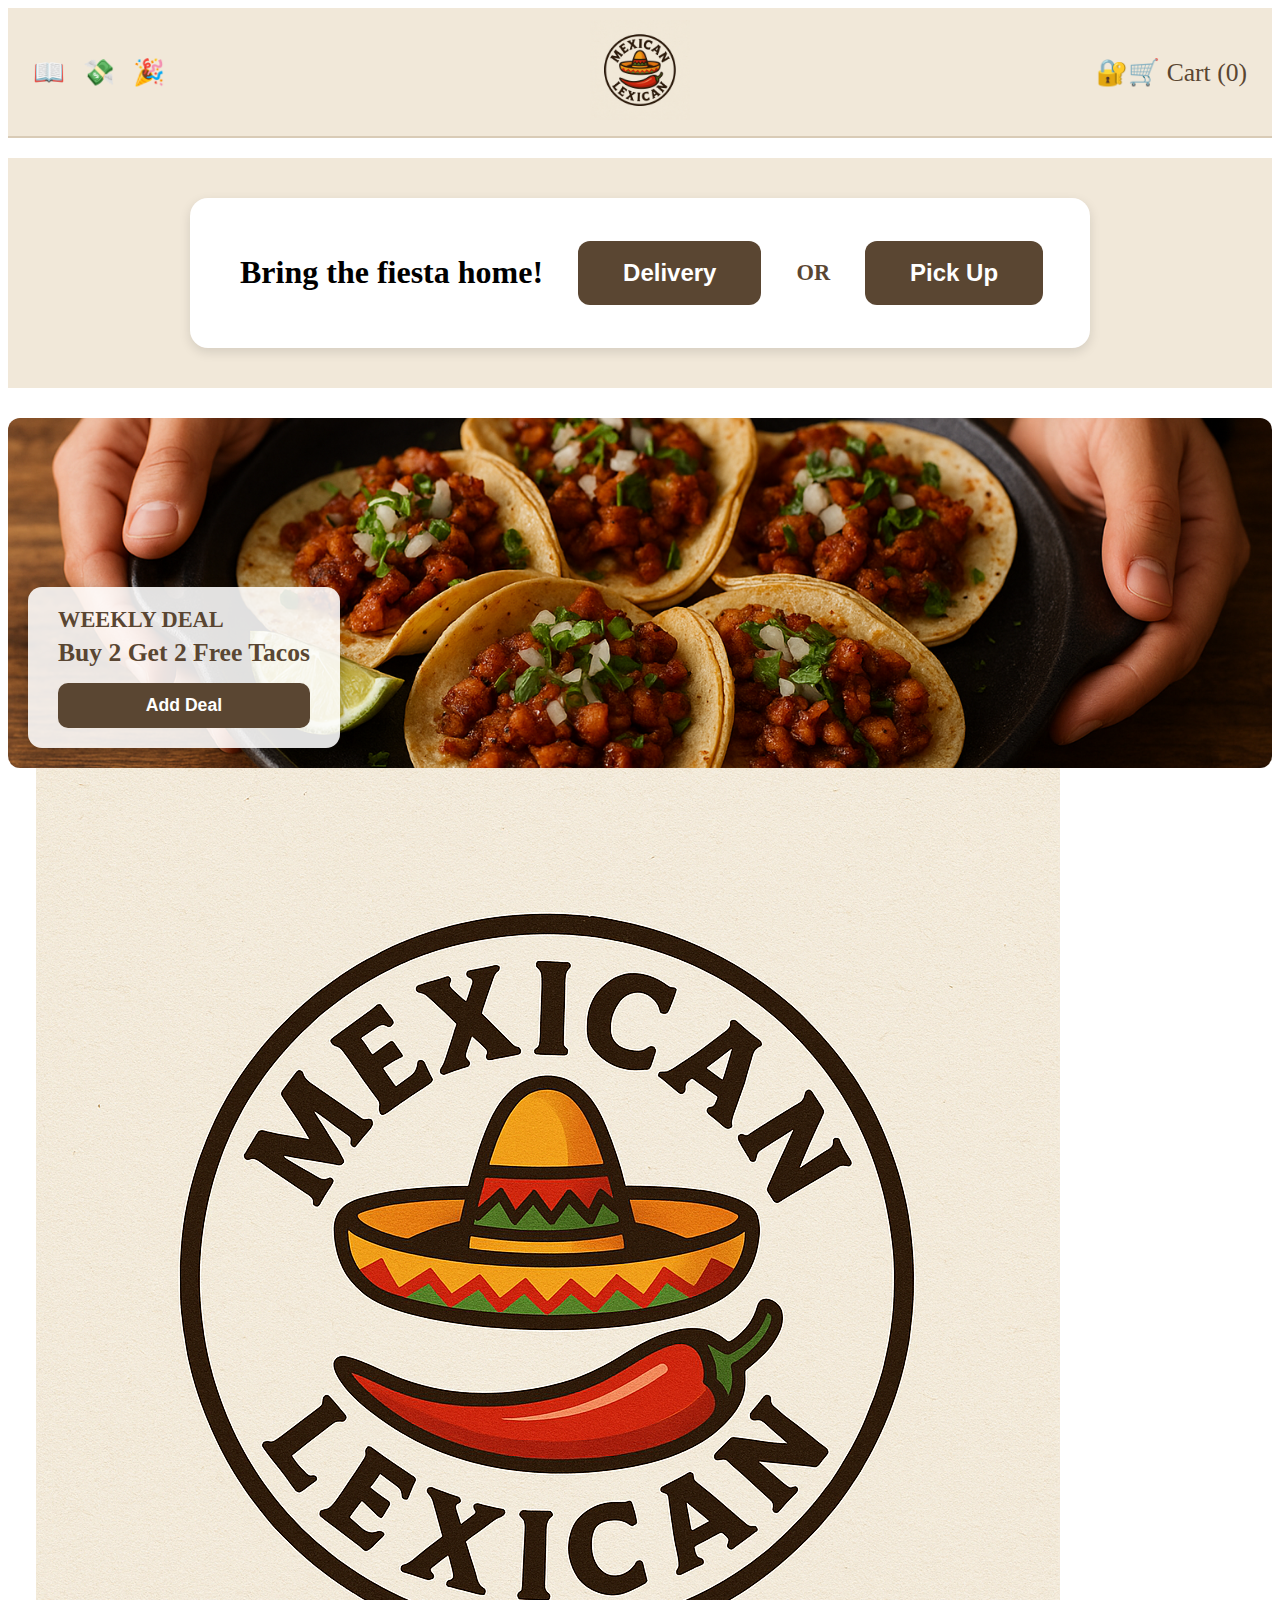
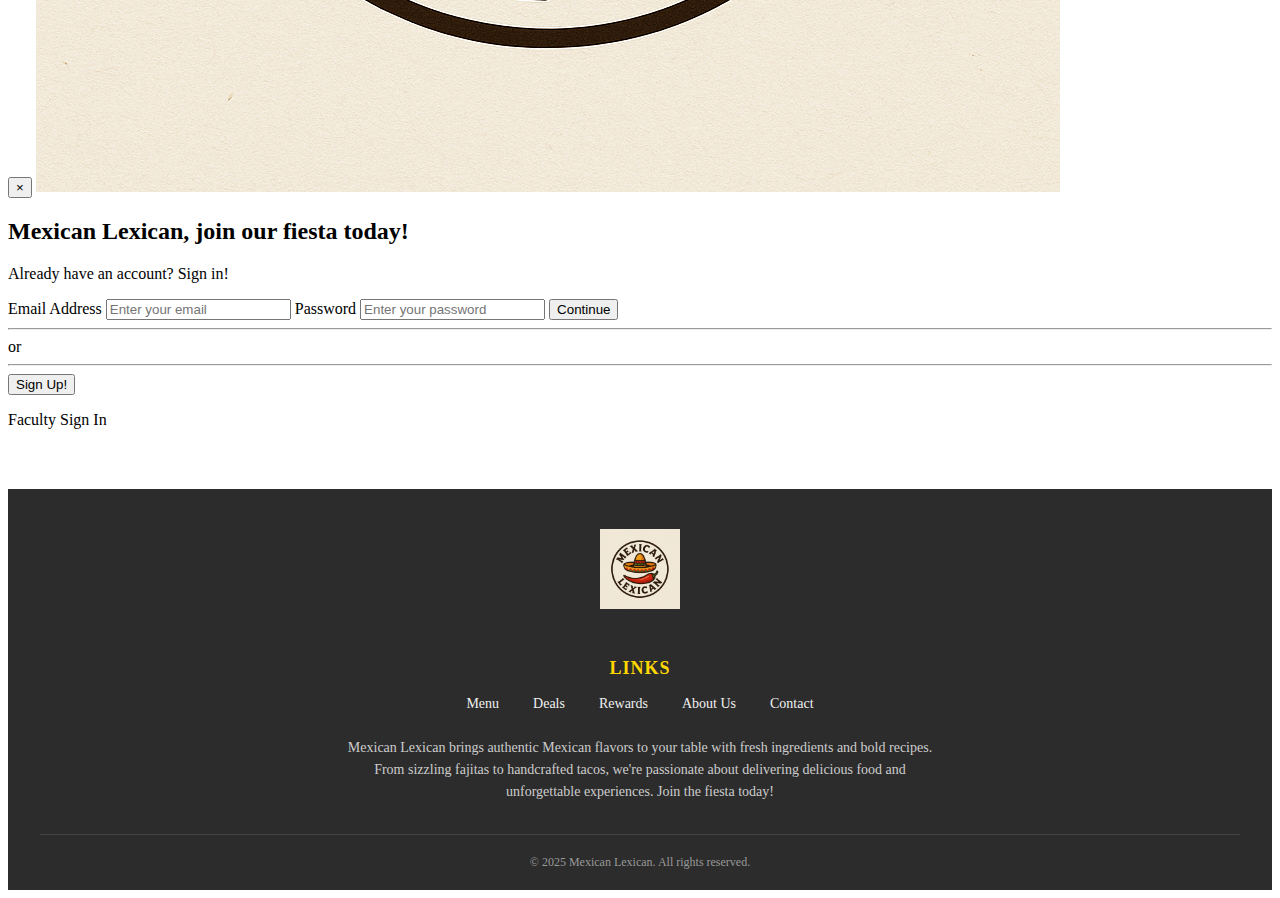
<file: index.html>
<!doctype html>
<html lang="en">
  <!--corinnes code-->
<head>
  <meta charset="utf-8" />
  <meta name="viewport" content="width=device-width,initial-scale=1" />
  <title>Mexican Lexican — Home</title>
  <link rel="stylesheet" href="main.css" />
  <style>

    .site-footer {
      background-color: #2c2c2c;
      color: #f0f0f0;
      padding: 40px 20px 20px;
      margin-top: 60px;
    }

    .footer-content {
      max-width: 1200px;
      margin: 0 auto;
      text-align: center;
    }

    .footer-logo {
      width: 80px;
      height: 80px;
      margin-bottom: 20px;
    }

    .footer-links {
      margin: 25px 0;
    }

    .footer-links h3 {
      font-size: 18px;
      margin-bottom: 15px;
      color: #ffd700;
      text-transform: uppercase;
      letter-spacing: 1px;
    }

    .footer-links a {
      color: #f0f0f0;
      text-decoration: none;
      margin: 0 15px;
      font-size: 14px;
      transition: color 0.3s;
    }

    .footer-links a:hover {
      color: #ffd700;
    }

    .footer-blurb {
      max-width: 600px;
      margin: 25px auto 20px;
      font-size: 14px;
      line-height: 1.6;
      color: #cccccc;
    }

    .footer-bottom {
      margin-top: 30px;
      padding-top: 20px;
      border-top: 1px solid #444;
      font-size: 12px;
      color: #999;
    }

    @media (max-width: 600px) {
      .footer-links a {
        display: block;
        margin: 10px 0;
      }
    }
  </style>
</head>
<body>

 <header class="site-header">
    <div class="header-left">
        <a href="menu.html" class="header-icon">📖</a>
        <a href="deals.html" class="header-icon">💸</a>
        <a href="rewards.html" class="header-icon">🎉</a>
    </div>

    <div class="header-center">
        <a href="index.html">
            <img src="imgs/chatgpt.png" alt="Site Logo" class="site-logo">
        </a>
    </div>

   <div class="header-right">
    <span class="header-icon sign-in-btn" id="signInIcon">🔐</span>

    <div class="user-profile" id="userProfile" style="display:none;">
        <img src="imgs/aitacogirl.png" class="profile-circle">
        <button class="signout-btn" id="signOutBtn">Sign Out</button>
    </div>

    <span class="header-icon cart-btn">🛒</span>
</div>

</header>


  <div class="order-banner">
    <div class="order-banner-content">

        <h1>Bring the fiesta home!</h1>
        <button class="order-btn delivery-btn">Delivery</button>
        
        <span class="order-separator">OR</span>
        
        <button class="order-btn pickup-btn">Pick Up</button>
    </div>
</div>


<section class="weekly-deal">
    <div class="deal-overlay">
        <h2>Weekly Deal</h2>
        <p>Buy 2 Get 2 Free Tacos</p>
        <button class="deal-btn" id="dealButton">Add Deal</button>
    </div>
</section>

<div class="delivery-overlay" id="deliveryOverlay">
    <div class="delivery-modal">
        <h2>Delivery Details</h2>

        <form class="delivery-form" id="delivery-form">
            <label for="delivery-name">Full Name</label>
            <input type="text" id="delivery-name" required pattern="[A-Za-z\s]+" title="Name should only contain letters and spaces">

            <label for="delivery-phone">Phone Number</label>
            <input type="tel" id="delivery-phone" required pattern="[\d\s-]{10,}" title="Please enter a valid phone number (at least 10 digits)">

            <label for="delivery-address">Delivery Address</label>
            <input type="text" id="delivery-address" required title="Please enter a valid street address">

            <label for="delivery-suite">Apartment / Suite (optional)</label>
            <input type="text" id="delivery-suite">

            <label for="delivery-city">City</label>
            <input type="text" id="delivery-city" required pattern="[A-Za-z\s]+" title="City should only contain letters and spaces">

            <label for="delivery-instructions">Delivery Instructions (optional)</label>
            <textarea id="delivery-instructions"></textarea>

            <button type="submit" class="delivery-submit">Continue</button>
        </form>
    </div>
</div>

<div class="delivery-overlay" id="pickupOverlay">
    <div class="delivery-modal">
        <h2>Pick Up Details</h2>

        <form class="delivery-form" id="pickup-form">
            <label for="pickup-name">Full Name</label>
            <input type="text" id="pickup-name" required pattern="[A-Za-z\s]+" title="Name should only contain letters and spaces">

            <label for="pickup-phone">Phone Number</label>
            <input type="tel" id="pickup-phone" required pattern="[\d\s-]{10,}" title="Please enter a valid phone number (at least 10 digits)">

            <label for="pickup-location">Pick Up Location</label>
            <select id="pickup-location" required>
                <option value="">Select a location</option>
                <option value="downtown">Downtown - 123 Main St</option>
                <option value="north">North Side - 456 Oak Ave</option>
                <option value="west">West End - 789 Elm Blvd</option>
            </select>

            <label for="pickup-time">Pick Up Time</label>
            <select id="pickup-time" required>
                <option value="">Select a time</option>
                <option value="asap">ASAP (20-30 min)</option>
                <option value="30min">30 minutes</option>
                <option value="1hour">1 hour</option>
                <option value="2hours">2 hours</option>
            </select>

            <label for="pickup-instructions">Special Instructions (optional)</label>
            <textarea id="pickup-instructions" placeholder="Any special requests or notes..."></textarea>

            <button type="submit" class="delivery-submit">Continue</button>
        </form>
    </div>
</div>

<div class="signin-overlay" id="signinOverlay">
  <div class="signin-modal">
    <button class="close-signin">&times;</button>

    <img src="imgs/chatgpt.png" class="signin-logo" alt="Mexican Lexican Logo">

    <h2>Mexican Lexican, join our fiesta today!</h2>

    <p class="signin-switch">Already have an account? <span>Sign in!</span></p>

<label for="email">Email Address</label>
<input type="email" id="email" name="email" placeholder="Enter your email" required title="Please enter a valid email address">


<label for="password">Password</label>
<input type="password" id="password" name="password" placeholder="Enter your password" minlength="8" required title="Password must be at least 8 characters">

    <button class="signin-continue">Continue</button>

    <div class="signin-divider">
      <hr><span>or</span><hr>
    </div>

    <button class="signin-create">Sign Up!</button>

    <p class="faculty-link" id="facultyLink">Faculty Sign In</p>

  </div>
</div>

<div class="signin-overlay" id="facultyOverlay" style="display:none;">
  <div class="signin-modal">

    <img src="imgs/chatgpt.png" class="signin-logo" alt="Mexican Lexican Logo">

    <h2>Faculty & Manager Login</h2>

    <p style="color: #666; margin-bottom: 20px;">Please enter your manager credentials</p>

    <label for="faculty-username">Username</label>
    <input type="text" id="faculty-username" placeholder="Enter username" required pattern="[A-Za-z0-9_-]{3,}" title="Username must be at least 3 characters long (letters, numbers, underscores, or dashes)">

    <label for="faculty-password">Password</label>
    <input type="password" id="faculty-password" placeholder="Enter password" required minlength="8" title="Password must be at least 8 characters">

    <button class="signin-continue" id="facultyLoginBtn">Login as Manager</button>

  </div>
</div>

<div class="cart-overlay" id="cartOverlay" style="display:none;">
    <div class="cart-modal">
        <button class="close-cart">&times;</button>

        <h2>Your Cart</h2>

        <div class="cart-items">
            <p>Your cart is currently empty</p>
        </div>

        <div class="cart-summary">
            <div class="summary-line">
                <span>Subtotal:</span>
                <span id="cart-subtotal">$0.00</span>
            </div>
            <div class="summary-line">
                <span>Tax:</span>
                <span id="cart-tax">$0.00</span>
            </div>
            <div class="summary-line total">
                <span>Total:</span>
                <span id="cart-total">$0.00</span>
            </div>
        </div>

        <button class="checkout-btn">Checkout</button>
    </div>
</div>

<footer class="site-footer">
    <div class="footer-content">
        <img src="imgs/chatgpt.png" alt="Mexican Lexican Logo" class="footer-logo">
        
        <div class="footer-links">
            <h3>Links</h3>
            <a href="menu.html">Menu</a>
            <a href="deals.html">Deals</a>
            <a href="rewards.html">Rewards</a>
            <a href="about.html">About Us</a>
            <a href="contact.html">Contact</a>
        </div>
        
        <div class="footer-blurb">
            <p>Mexican Lexican brings authentic Mexican flavors to your table with fresh ingredients and bold recipes. From sizzling fajitas to handcrafted tacos, we're passionate about delivering delicious food and unforgettable experiences. Join the fiesta today!</p>
        </div>
        
        <div class="footer-bottom">
            © 2025 Mexican Lexican. All rights reserved.
        </div>
    </div>
</footer>

<script src="cart.js"></script>
<script src="script.js"></script>
<script src="sharecart.js"></script>

</body>
</html>

<!--corinnes code-->
</file>
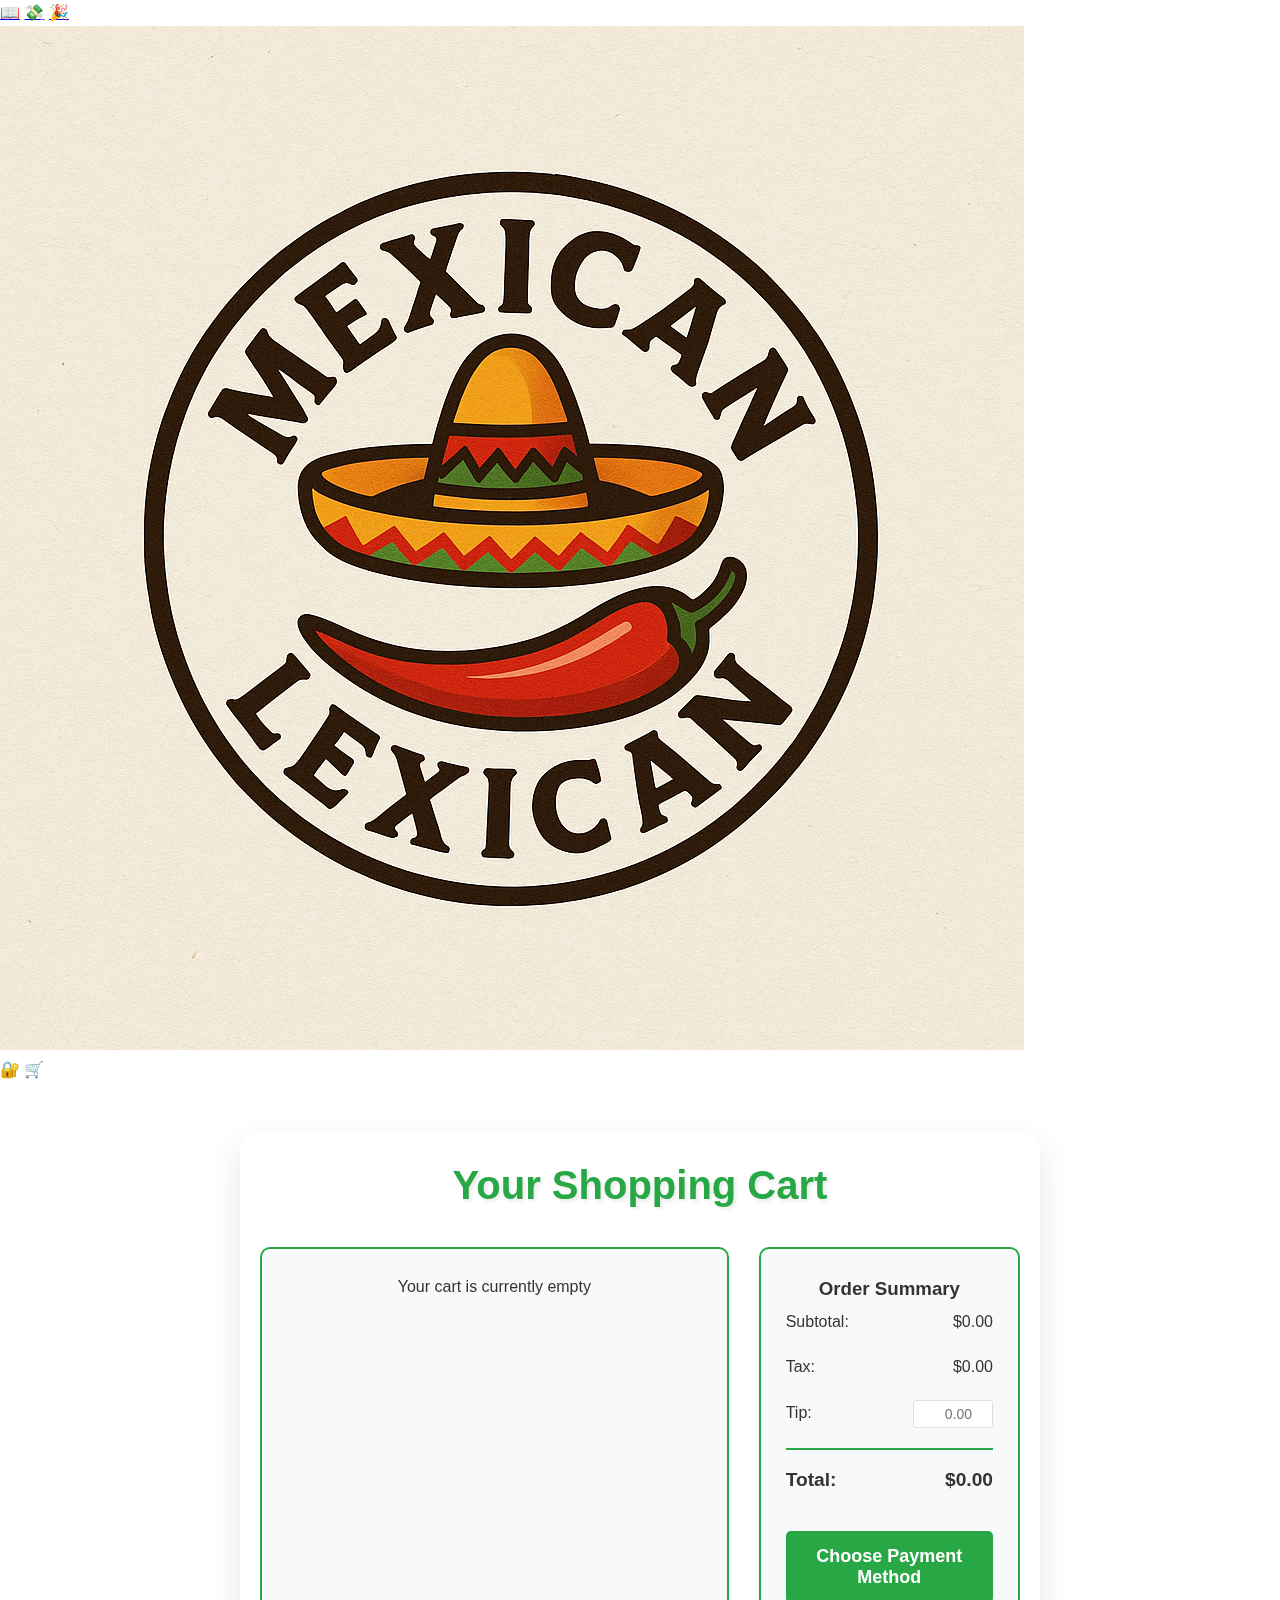
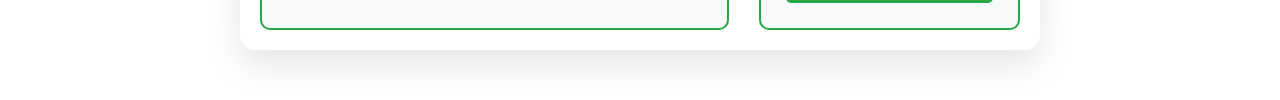
<file: cart.html>
<!DOCTYPE html>
<html lang="en">
    <!--corinnes code-->
    <head>
    <meta charset="UTF-8">
    <meta name="viewport" content="width=device-width, initial-scale=1.0">
    <title>Mexican Eats - Shopping Cart</title>
    <link rel="stylesheet" href="base.css">
    <link rel="stylesheet" href="cart.css">
</head>
<body>
    <header class="site-header">
    <div class="header-left">
        <a href="menu.html" class="header-icon">📖</a>
        <a href="deals.html" class="header-icon">💸</a>
        <a href="rewards.html" class="header-icon">🎉</a>
    </div>

    <div class="header-center">
        <a href="main.html">
            <img src="imgs/chatgpt.png" alt="Site Logo" class="site-logo">
        </a>
    </div>

   <div class="header-right">
    <span class="header-icon sign-in-btn" id="signInIcon">🔐</span>

    <div class="user-profile" id="userProfile" style="display:none;">
        <img src="imgs/aitacogirl.png" class="profile-circle">
        <button class="signout-btn" id="signOutBtn">Sign Out</button>
    </div>

    <span class="header-icon cart-btn">🛒</span>
</div>
</header>
    
    <div class="login-container">
        <h1>Your Shopping Cart</h1>
        
        <div class="cart-content">
            <div class="cart-items">
                <h3>Cart Items</h3>
                <div id="cart-items-list">
                    <p>Your cart is currently empty</p>
                </div>
            </div>
            
            <div class="cart-summary">
                <h3>Order Summary</h3>
                <div class="summary-line">
                    <span>Subtotal:</span>
                    <span id="cart-subtotal">$0.00</span>
                </div>
                <div class="summary-line">
                    <span>Tax:</span>
                    <span id="cart-tax">$0.00</span>
                </div>
                <div class="summary-line">
                    <span>Tip:</span>
                    <span>
                        <input type="number" id="tip-amount" placeholder="0.00" min="0" step="0.01">
                    </span>
                </div>
                <div class="summary-line total">
                    <span>Total:</span>
                    <span id="cart-total">$0.00</span>
                </div>
            
                <button class="payment-btn" onclick="showPaymentModal()">Choose Payment Method</button>
            </div>
        </div>
    </div>

    <div id="payment-modal" class="modal">
        <div class="modal-content">
            <div class="modal-header">
                <h2>Choose Payment Method</h2>
                <span class="close" onclick="closePaymentModal()">&times;</span>
            </div>
            <div class="payment-options">
                <div class="payment-option" onclick="selectPayment('credit-card')">
                    <div class="payment-icon">💳</div>
                    <div class="payment-info">
                        <h4>Credit/Debit Card</h4>
                        <p>Pay securely with your card</p>
                    </div>
                </div>
                
                <div class="payment-option" onclick="selectPayment('paypal')">
                    <div class="payment-icon">🅿️</div>
                    <div class="payment-info">
                        <h4>PayPal</h4>
                        <p>Fast & secure PayPal checkout</p>
                    </div>
                </div>
                
                <div class="payment-option" onclick="selectPayment('apple-pay')">
                    <div class="payment-icon">🍎</div>
                    <div class="payment-info">
                        <h4>Apple Pay</h4>
                        <p>Quick checkout with Apple Pay</p>
                    </div>
                </div>
                
                <div class="payment-option" onclick="selectPayment('google-pay')">
                    <div class="payment-icon">🔵</div>
                    <div class="payment-info">
                        <h4>Google Pay</h4>
                        <p>Pay with Google Pay</p>
                    </div>
                </div>
                
                <div class="payment-option" onclick="selectPayment('cash')">
                    <div class="payment-icon">💵</div>
                    <div class="payment-info">
                        <h4>Cash on Delivery</h4>
                        <p>Pay when you receive your order</p>
                    </div>
                </div>
            </div>
        </div>
    </div>

    <div id="card-payment-modal" class="modal">
        <div class="modal-content">
            <div class="modal-header">
                <h2>Card Payment</h2>
                <span class="close" onclick="closeCardModal()">&times;</span>
            </div>
            <div class="card-form">
                <h3>Enter Card Details</h3>
                <form id="card-form" onsubmit="processPayment(event)">
                    <div class="form-group">
                        <label for="card-name">Cardholder Name</label>
                        <input type="text" id="card-name" placeholder="John Doe" required pattern="[A-Za-z\s]+" title="Name should only contain letters and spaces">
                    </div>
                    
                    <div class="form-group">
                        <label for="card-number">Card Number</label>
                        <input type="tel" id="card-number" placeholder="1234 5678 9012 3456" maxlength="19" pattern="[\d\s-]{14,19}" title="Card number must be 14-19 digits." required>
                    </div>
                    
                    <div class="form-row">
                        <div class="form-group half">
                            <label for="card-expiry">Expiry Date (MM/YY)</label>
                            <input type="text" id="card-expiry" placeholder="MM/YY" maxlength="5" pattern="(0[1-9]|1[0-2])\/\d{2}" title="Enter a valid expiration date in MM/YY format (e.g., 12/25)" required>
                        </div>
                        
                        <div class="form-group half">
                            <label for="card-cvv">CVV</label>
                            <input type="text" id="card-cvv" placeholder="123" maxlength="4" pattern="\d{3,4}" title="CVV must be 3 or 4 digits" required>
                        </div>
                    </div>
                    
                    <div class="form-buttons">
                        <button type="button" class="back-btn" onclick="closeCardModal()">Back</button>
                        <button type="submit" class="confirm-btn">Confirm Payment</button>
                    </div>
                </form>
            </div>
        </div>
    </div>

    <div id="receipt-modal" class="modal">
        <div class="receipt-content">
            <div class="receipt-header">
                <div class="receipt-title">
                    <h1>RECEIPT</h1>
                    <h2>Mexican Eats</h2>
                </div>
                <span class="close" onclick="closeReceiptModal()">&times;</span>
            </div>
            <div class="receipt-body">
                <div class="restaurant-info">
                    <h3>🌮 Mexican Eats Restaurant 🌮</h3>
                    <p>Authentic Mexican Cuisine</p>
                </div>
                
                <div class="receipt-section">
                    <h4>Order Details</h4>
                    <p><strong>Order #:</strong> <span id="receipt-order-number"></span></p>
                    <p><strong>Date:</strong> <span id="receipt-date"></span></p>
                    <p><strong>Time:</strong> <span id="receipt-time"></span></p>
                </div>
                
                <div class="receipt-section">
                    <h4>Items Ordered</h4>
                    <div class="receipt-items" id="receipt-items"></div>
                </div>
                
                <div class="receipt-totals">
                    <div class="total-line">
                        <span>Subtotal:</span>
                        <span id="receipt-subtotal">$0.00</span>
                    </div>
                    <div class="total-line">
                        <span>Tax (8%):</span>
                        <span id="receipt-tax">$0.00</span>
                    </div>
                    <div class="total-line">
                        <span>Tip:</span>
                        <span id="receipt-tip">$0.00</span>
                    </div>
                    <div class="total-line final-total">
                        <span><strong>TOTAL:</strong></span>
                        <span id="receipt-total">$0.00</span>
                    </div>
                </div>
                
                <div class="receipt-section">
                    <h4>Payment Method</h4>
                    <p id="receipt-payment-method">Credit Card</p>
                </div>
                
                <div class="completion-time">
                    <p><strong>Estimated Completion:</strong></p>
                    <p id="receipt-completion">30-45 minutes</p>
                </div>
                
                <div class="receipt-footer">
                    <p><strong>Thank you for your order!</strong></p>
                    <p>🌟 You earned 20 reward points! 🌟</p>
                    <button class="print-btn" onclick="window.print()">Print Receipt</button>
                </div>
            </div>
        </div>
    </div>

    <script src="cart.js"></script>
    <script>
      const tipInput = document.getElementById('tip-amount');
      if (tipInput) {
        tipInput.addEventListener('input', () => {
          const cart = (typeof loadCart === 'function') ? loadCart() : [];
          const totals = computeTotals(cart);
          let tip = parseFloat(tipInput.value) || 0;
          if (tip < 0) tip = 0; 
          const newTotal = totals.total + tip;
          const subtotalEl = document.getElementById('cart-subtotal');
          const taxEl = document.getElementById('cart-tax');
          const totalEl = document.getElementById('cart-total');
          if (subtotalEl) subtotalEl.textContent = '$' + totals.subtotal.toFixed(2);
          if (taxEl) taxEl.textContent = '$' + totals.tax.toFixed(2);
          if (totalEl) totalEl.textContent = '$' + newTotal.toFixed(2);
        });
      }

      document.addEventListener('DOMContentLoaded', () => {
        refreshAllCarts();
      });
    </script>
</body>
</html>
<!--corinnes code-->
</file>
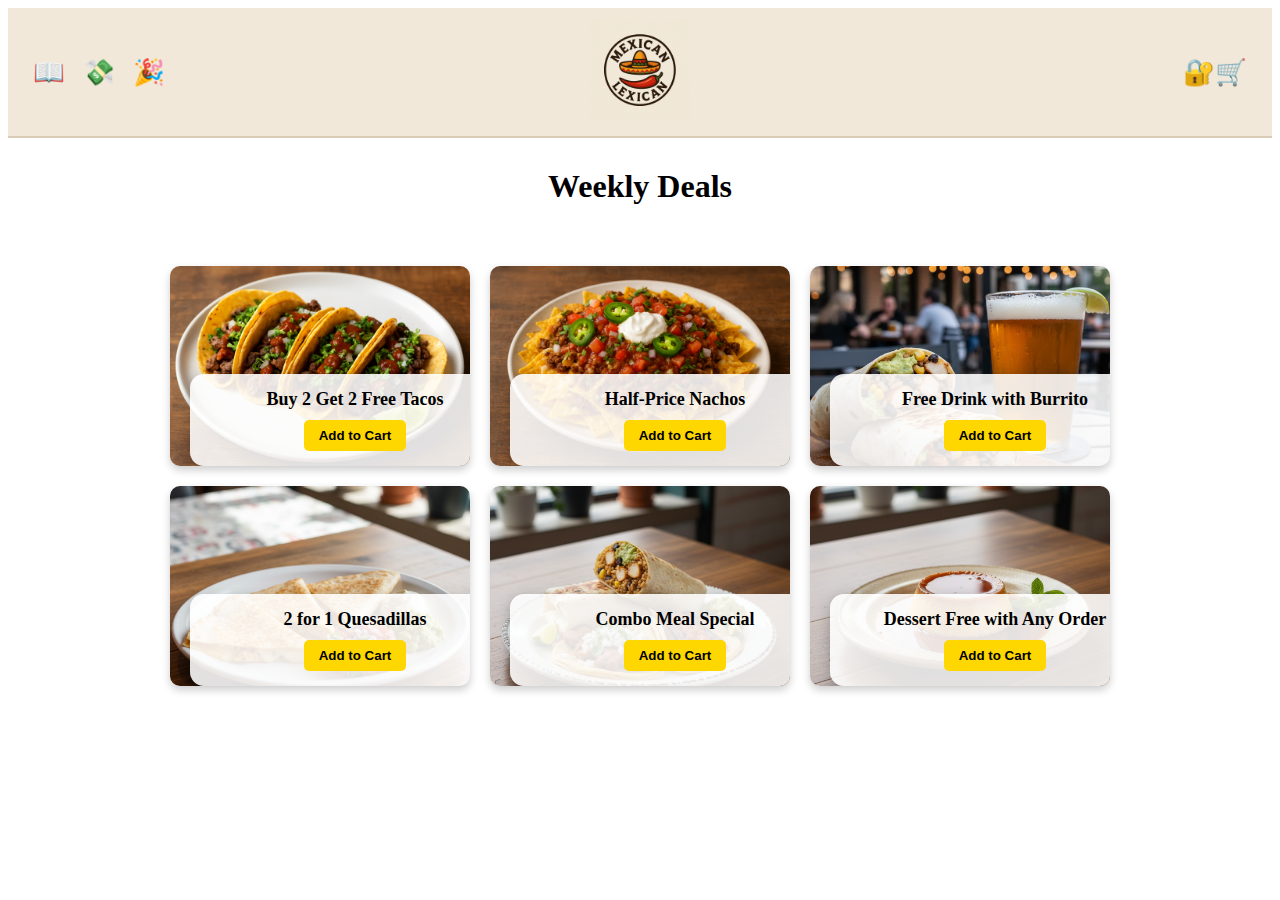
<file: deals.html>
<!DOCTYPE html>
<html lang="en">
<head>
    <meta charset="UTF-8">
    <meta name="viewport" content="width=device-width, initial-scale=1.0">
    <title>Mexican Lexican — Deals</title>
    <link rel="stylesheet" href="main.css">
    <style>
        .deals-container {
            display: flex;
            flex-wrap: wrap;
            justify-content: center;
            gap: 20px;
            padding: 40px 20px;
        }

        .deal-card {
            position: relative;
            width: 300px;
            height: 200px;
            overflow: hidden;
            border-radius: 10px;
            box-shadow: 0 4px 8px rgba(0,0,0,0.2);
            cursor: pointer;
            transition: transform 0.2s;
        }

        .deal-card img {
            width: 100%;
            height: 100%;
            object-fit: cover;
        }

        .deal-overlay {
            position: absolute;
            bottom: 0;
            width: 100%;
            background-color: white(0,0,0,0.5);
            color: black;
            padding: 15px;
            display: flex;
            flex-direction: column;
            align-items: center;
        }

        .deal-overlay h3 {
            margin: 0 0 5px 0;
            font-size: 18px;
        }

        .deal-overlay button {
            padding: 8px 15px;
            margin-top: 5px;
            border: none;
            border-radius: 5px;
            background-color: #ffd700;
            color: #000;
            font-weight: bold;
            cursor: pointer;
            transition: background-color 0.3s;
        }

        .deal-overlay button:hover {
            background-color: #ffbf00;
        }

        @media (max-width: 960px) {
            .deal-card {
                width: 45%;
            }
        }

        @media (max-width: 600px) {
            .deal-card {
                width: 100%;
            }
        }
    </style>
</head>
<body>

<header class="site-header">
    <div class="header-left">
        <a href="menu.html" class="header-icon">📖</a>
        <a href="deals.html" class="header-icon">💸</a>
        <a href="rewards.html" class="header-icon">🎉</a>
    </div>

    <div class="header-center">
        <a href="main.html">
            <img src="imgs/chatgpt.png" alt="Site Logo" class="site-logo">
        </a>
    </div>

   <div class="header-right">
    <span class="header-icon sign-in-btn" id="signInIcon">🔐</span>

    <div class="user-profile" id="userProfile" style="display:none;">
        <img src="imgs/aitacogirl.png" class="profile-circle">
        <button class="signout-btn" id="signOutBtn">Sign Out</button>
    </div>

    <span class="header-icon cart-btn">🛒</span>
</div>
</header>

<h1 style="text-align:center; margin-top: 30px;">Weekly Deals</h1>

<div class="deals-container" id="dealsContainer">
</div>

<script src="deals.js"></script>
</body>
</html>
</file>
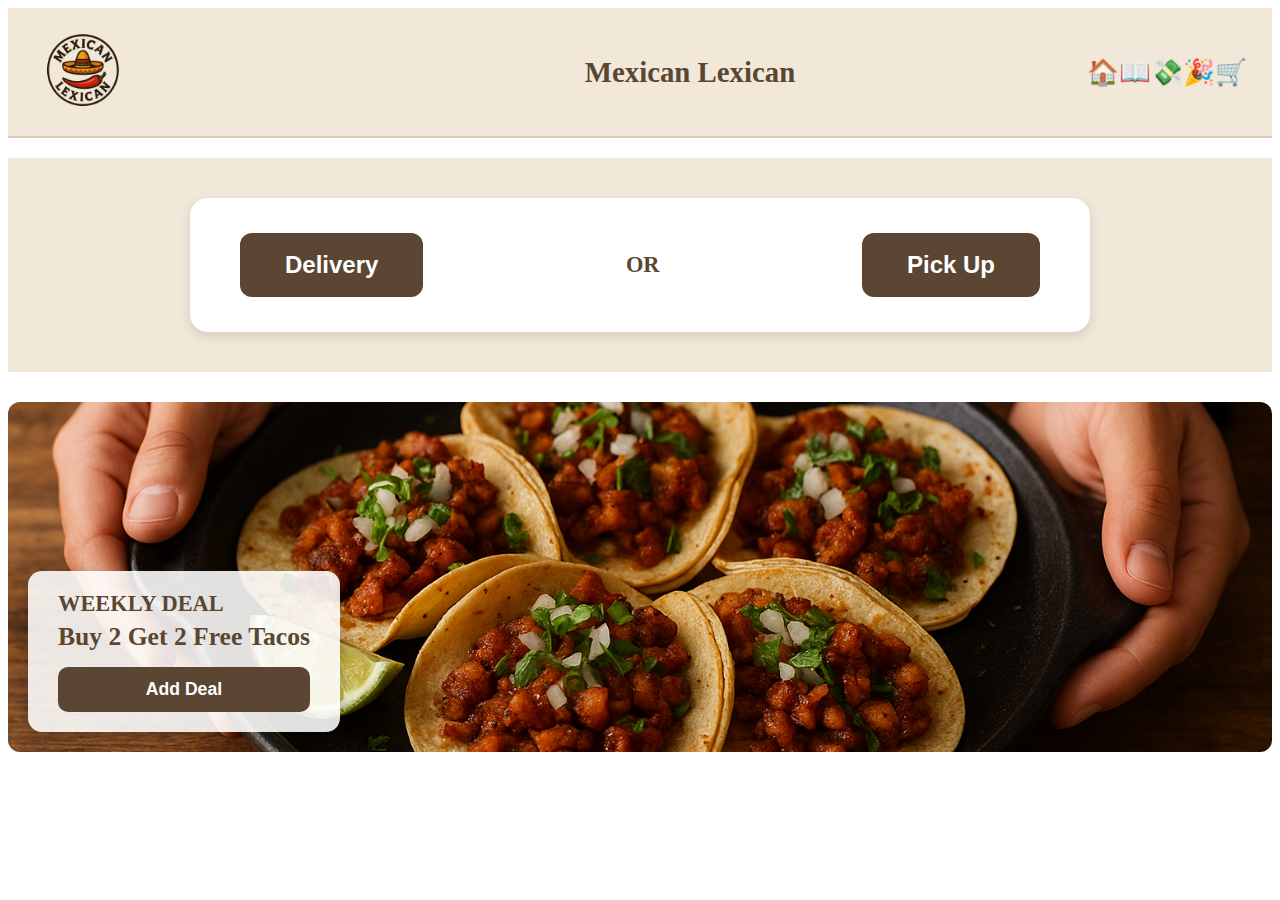
<file: main.html>
<!-- corinne's code -->
<!doctype html>
<html lang="en">
<head>
  <meta charset="utf-8" />
  <meta name="viewport" content="width=device-width,initial-scale=1" />
  <title>Mexican Lexican — Home</title>
  <link rel="stylesheet" href="main.css" />
</head>
<body>

  <header class="site-header">
      <div class="header-left">
          <a href="main.html">
              <img src="imgs/chatgpt.png" alt="Site Logo" class="site-logo">
          </a>
      </div>

      <div class="header-center">
          <h1 class="site-title">Mexican Lexican</h1>
      </div>

      <div class="header-right">
          <a href="main.html" class="header-icon">🏠</a>
          <a href="menu.html" class="header-icon">📖</a>
          <a href="deals.html" class="header-icon">💸</a>
          <a href="rewards.html" class="header-icon">🎉</a>
          <a href="cart.html" class="header-icon">🛒</a>
      </div>
  </header>

 

  <div class="order-banner">
    <div class="order-banner-content">
        <button class="order-btn delivery-btn">Delivery</button>
        
        <span class="order-separator">OR</span>
        
        <button class="order-btn pickup-btn">Pick Up</button>
    </div>
</div>


<section class="weekly-deal">
    <div class="deal-overlay">
        <h2>Weekly Deal</h2>
        <p>Buy 2 Get 2 Free Tacos</p>
        <button class="deal-btn">Add Deal</button>
    </div>
</section>

</body>
</html>

<!-- corinne's code ^ -->
</file>
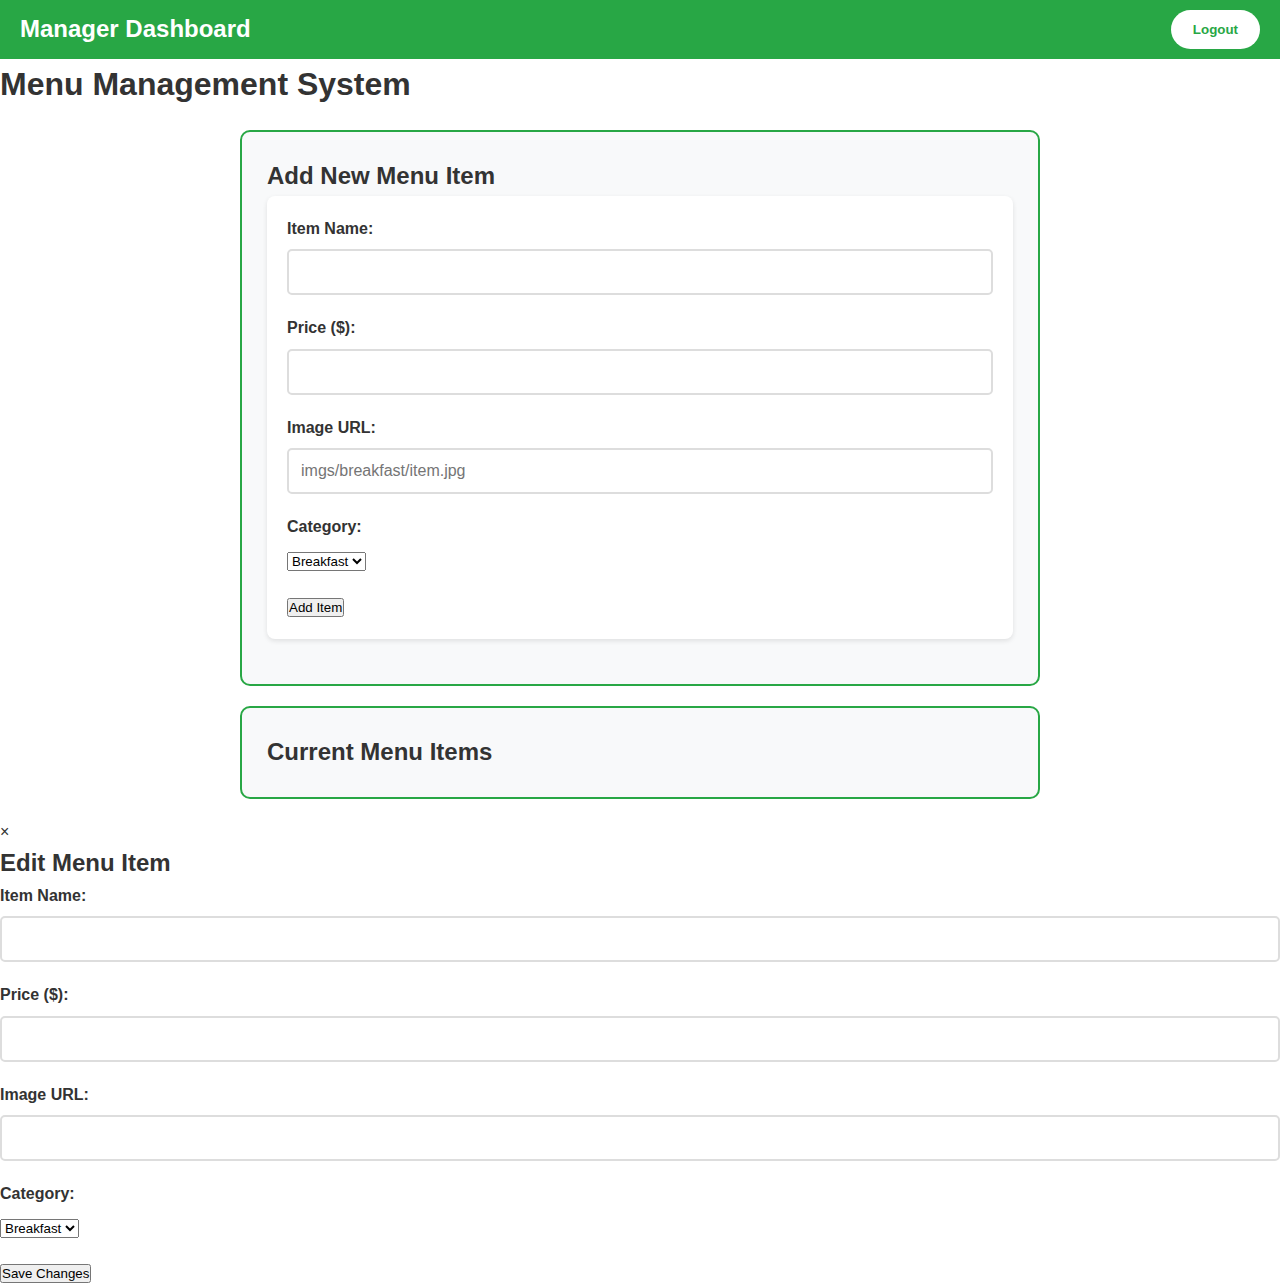
<file: manager.html>
<!-- Chris code --> 
<!DOCTYPE html>
<html lang="en">
<head>
    <meta charset="UTF-8">
    <meta name="viewport" content="width=device-width, initial-scale=1.0">
    <title>Mexican Eats - Manager Dashboard</title>
    <link rel="stylesheet" href="base.css">
    <link rel="stylesheet" href="manager.css">
</head>
<body>
    <nav class="navbar">
        <div class="nav-left">
            <h2>Manager Dashboard</h2>
        </div>
        <div class="nav-right">
<button class="home-btn" id="managerLogoutBtn">Logout</button>
        </div>
    </nav>
    
    <div class="manager-container">
        <h1>Menu Management System</h1>
        
        <div class="menu-management">
            <h2>Add New Menu Item</h2>
            <form id="add-item-form" class="add-item-form">
                <div class="form-group">
                    <label for="item-name">Item Name:</label>
                    <input type="text" id="item-name" required>
                </div>
                
                <div class="form-group">
                    <label for="item-price">Price ($):</label>
                    <input type="number" id="item-price" step="0.01" min="0" required>
                </div>
                
                <div class="form-group">
                    <label for="item-image">Image URL:</label>
                    <input type="text" id="item-image" placeholder="imgs/breakfast/item.jpg" required>
                </div>
                
                <div class="form-group">
                    <label for="item-category">Category:</label>
                    <select id="item-category" required>
                        <option value="breakfast">Breakfast</option>
                        <option value="lunch">Lunch</option>
                        <option value="drinks">Drinks</option>
                        <option value="desserts">Desserts</option>
                    </select>
                </div>
                
                <button type="submit" class="add-btn">Add Item</button>
            </form>
        </div>

        <div class="menu-management">
            <h2>Current Menu Items</h2>
            <div id="menu-items-container" class="menu-items-list">
            </div>
        </div>
    </div>

    <div id="edit-modal" class="modal">
        <div class="modal-content">
            <span class="close">&times;</span>
            <h2>Edit Menu Item</h2>
            <form id="edit-item-form">
                <input type="hidden" id="edit-item-id">
                
                <div class="form-group">
                    <label for="edit-item-name">Item Name:</label>
                    <input type="text" id="edit-item-name" required>
                </div>
                
                <div class="form-group">
                    <label for="edit-item-price">Price ($):</label>
                    <input type="number" id="edit-item-price" step="0.01" min="0" required>
                </div>
                
                <div class="form-group">
                    <label for="edit-item-image">Image URL:</label>
                    <input type="text" id="edit-item-image" required>
                </div>
                
                <div class="form-group">
                    <label for="edit-item-category">Category:</label>
                    <select id="edit-item-category" required>
                        <option value="breakfast">Breakfast</option>
                        <option value="lunch">Lunch</option>
                        <option value="drinks">Drinks</option>
                        <option value="desserts">Desserts</option>
                    </select>
                </div>
                
                <button type="submit" class="save-btn">Save Changes</button>
            </form>
        </div>
    </div>

    <script src="manager.js"></script>
</body>
</html>
<!--Chris code ^ -->
</file>
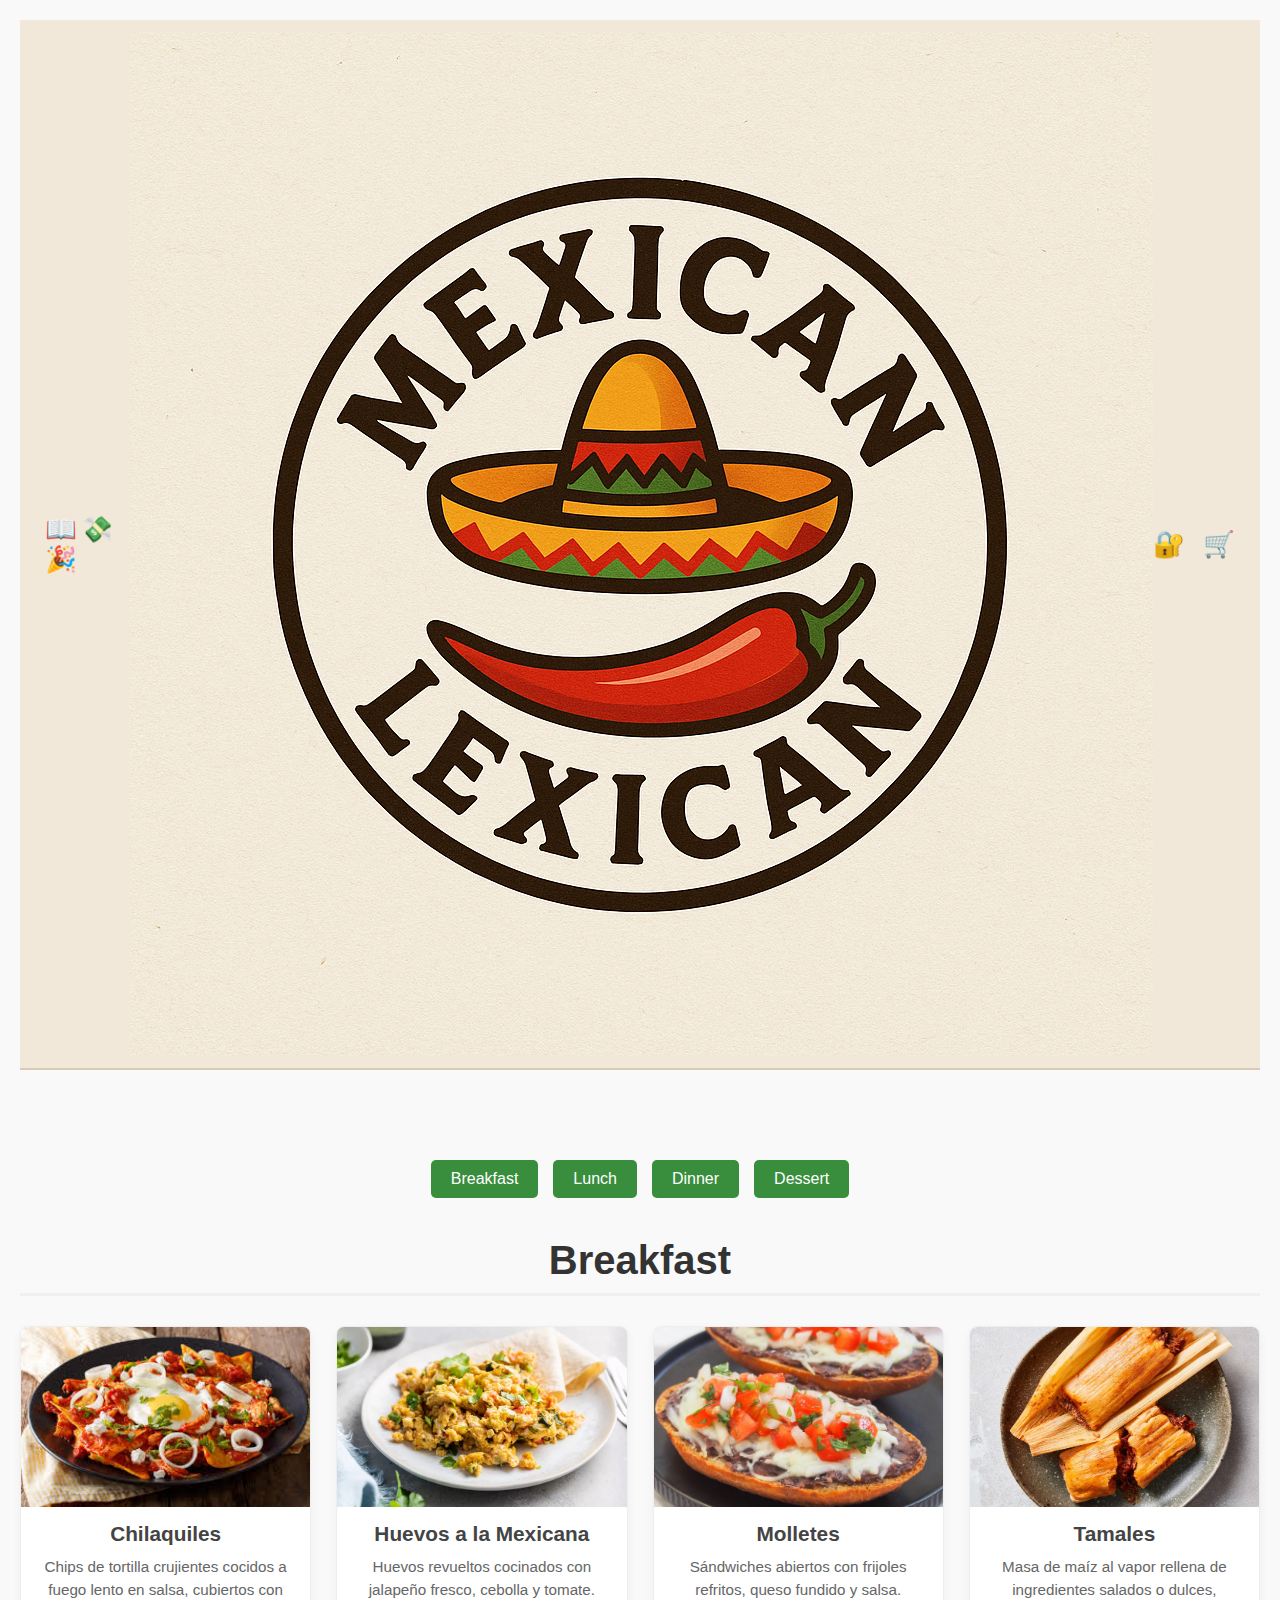
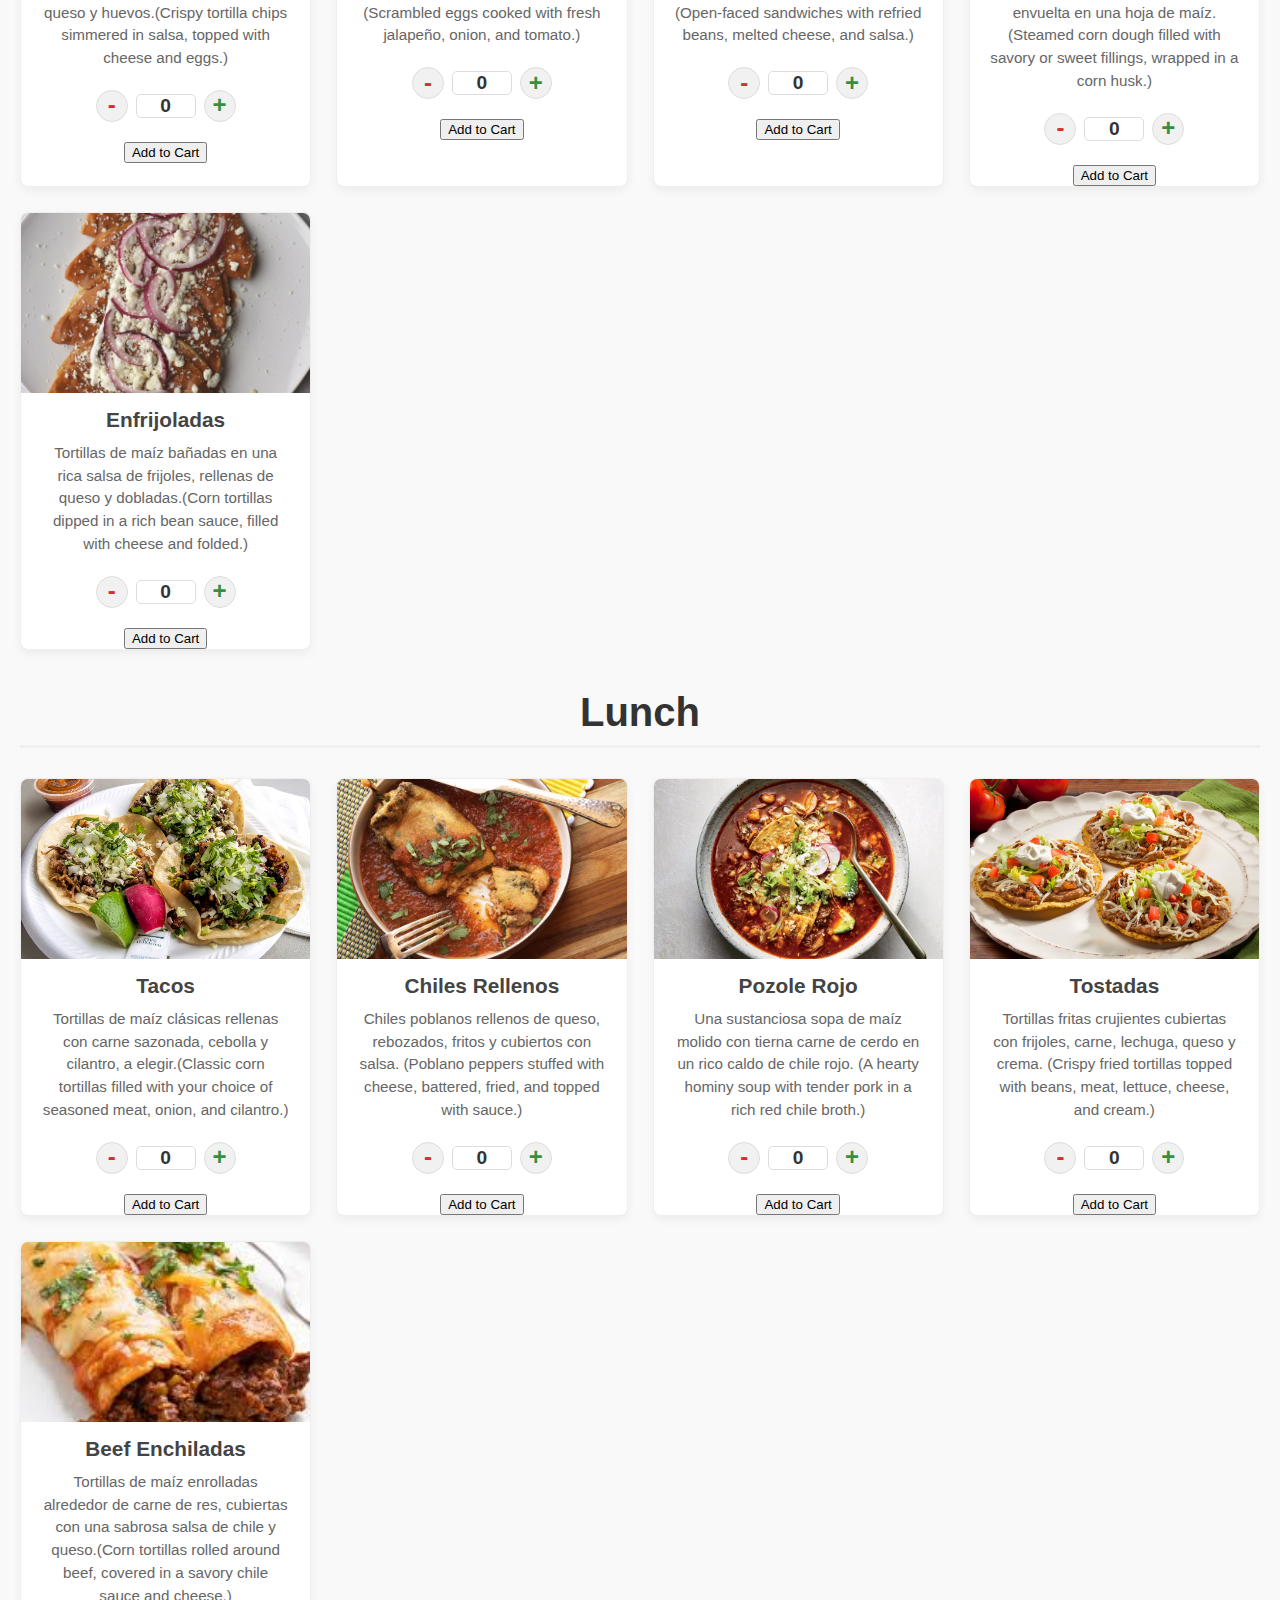
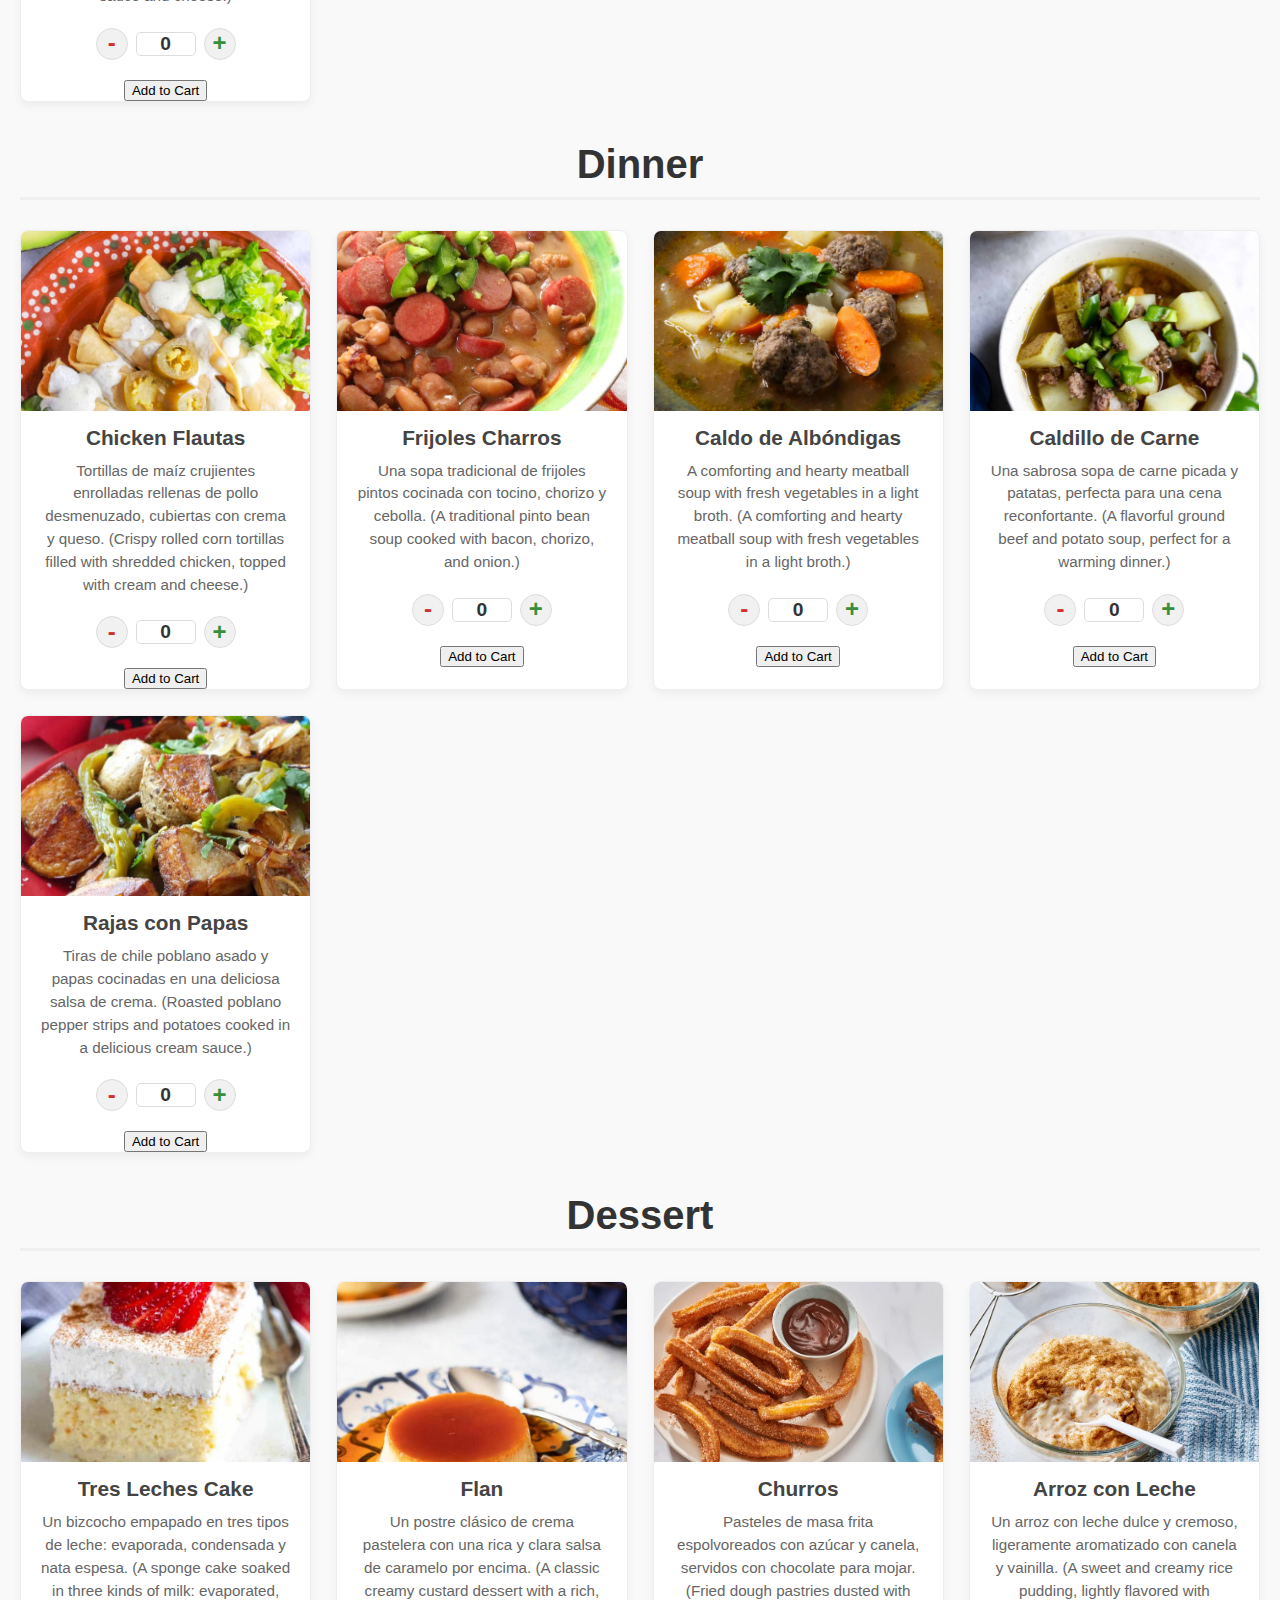
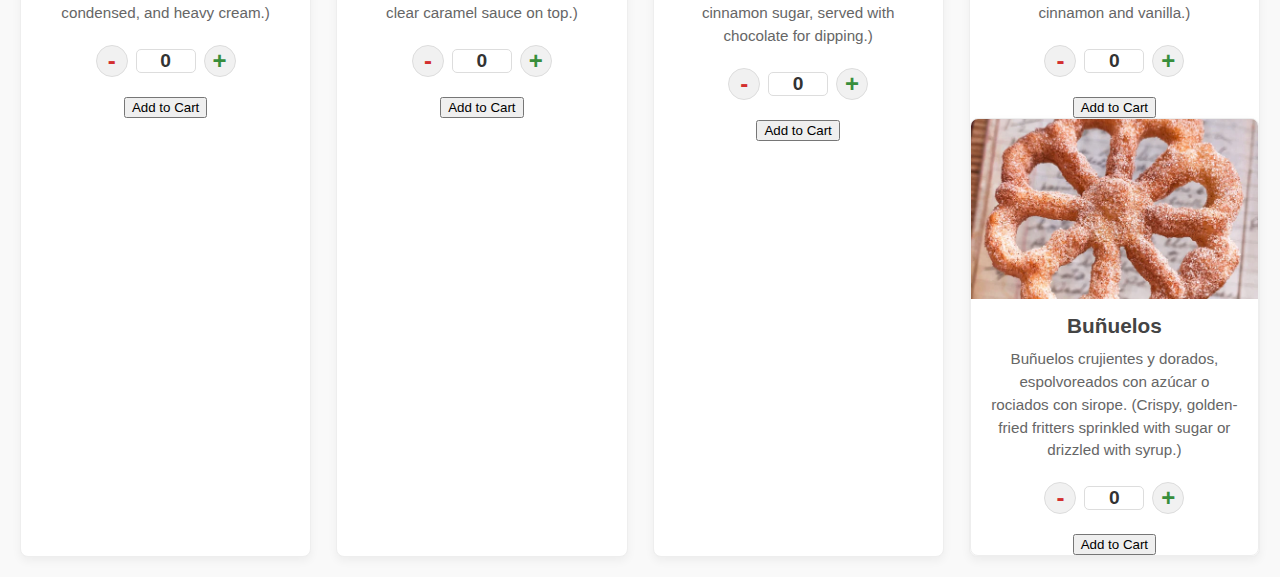
<file: menu.html>
<!-- corinne's code -->
 <head>
    <link rel="stylesheet" href="menu.css" />
</head>

<html>
<body>
<header class="site-header">
    <div class="header-left">
        <a href="menu.html" class="header-icon">📖</a>
        <a href="deals.html" class="header-icon">💸</a>
        <a href="rewards.html" class="header-icon">🎉</a>
    </div>

    <div class="header-center">
        <a href="main.html">
            <img src="imgs/chatgpt.png" alt="Site Logo" class="site-logo">
        </a>
    </div>

   <div class="header-right">
    <span class="header-icon sign-in-btn" id="signInIcon">🔐</span>

    <div class="user-profile" id="userProfile" style="display:none;">
        <img src="imgs/aitacogirl.png" class="profile-circle">
        <button class="signout-btn" id="signOutBtn">Sign Out</button>
    </div>

    <span class="header-icon cart-btn">🛒</span>
</div>
</header>

<div class="menu-nav">
    <button onclick="document.getElementById('breakfast').scrollIntoView({ behavior: 'smooth' });">Breakfast</button>
    <button onclick="document.getElementById('lunch').scrollIntoView({ behavior: 'smooth' });">Lunch</button>
    <button onclick="document.getElementById('dinner').scrollIntoView({ behavior: 'smooth' });">Dinner</button>
    <button onclick="document.getElementById('dessert').scrollIntoView({ behavior: 'smooth' });">Dessert</button>
</div>

<h2 id="breakfast" class="menu-section-title">Breakfast</h2>

<div class="page-content">
<div class="menu-section" aria-labelledby="breakfast">
    
    <div class="menu-item" data-name="Chilaquiles" data-price="8.99" data-image="imgs/breakfast/chilaquile.jpg">
        <img src="imgs/breakfast/chilaquile.jpg" alt="Breakfast Chilaquile" />
        <h3>Chilaquiles</h3>
        <p>Chips de tortilla crujientes cocidos a fuego lento en salsa, cubiertos con queso y huevos.(Crispy tortilla chips simmered in salsa, topped with cheese and eggs.)</p>
        <div class="quantity-controls">
            <button class="quantity-btn minus-btn" aria-label="Decrease quantity">-</button>
<input type="number" class="quantity" value="0" min="0">            
    <button class="quantity-btn plus-btn" aria-label="Increase quantity">+</button>
        </div>
        <button class="add-to-cart-btn">Add to Cart</button>
    </div>
    
    <div class="menu-item" data-name="Huevos a la Mexicana" data-price="7.99" data-image="imgs/breakfast/huevos a la mexicana.png">
        <img src="imgs/breakfast/huevos a la mexicana.png" alt="Huevos a la mexicana" />
        <h3>Huevos a la Mexicana</h3>
        <p>Huevos revueltos cocinados con jalapeño fresco, cebolla y tomate.(Scrambled eggs cooked with fresh jalapeño, onion, and tomato.)</p>
        <div class="quantity-controls">
            <button class="quantity-btn minus-btn" aria-label="Decrease quantity">-</button>
<input type="number" class="quantity" value="0" min="0">
            <button class="quantity-btn plus-btn" aria-label="Increase quantity">+</button>
        </div>
        <button class="add-to-cart-btn">Add to Cart</button>
    </div>

    <div class="menu-item" data-name="Molletes" data-price="6.99" data-image="imgs/breakfast/mexican molletes.png">
        <img src="imgs/breakfast/mexican molletes.png" alt="Mexican molletes" />
        <h3>Molletes</h3>
        <p>Sándwiches abiertos con frijoles refritos, queso fundido y salsa.(Open-faced sandwiches with refried beans, melted cheese, and salsa.)</p>
        <div class="quantity-controls">
            <button class="quantity-btn minus-btn" aria-label="Decrease quantity">-</button>
<input type="number" class="quantity" value="0" min="0">
            <button class="quantity-btn plus-btn" aria-label="Increase quantity">+</button>
        </div>
        <button class="add-to-cart-btn">Add to Cart</button>
    </div>

    <div class="menu-item" data-name="Tamales" data-price="5.99" data-image="imgs/breakfast/tamales.png">
        <img src="imgs/breakfast/tamales.png" alt="tamales" />
        <h3>Tamales</h3>
        <p>Masa de maíz al vapor rellena de ingredientes salados o dulces, envuelta en una hoja de maíz.(Steamed corn dough filled with savory or sweet fillings, wrapped in a corn husk.)</p>
        <div class="quantity-controls">
            <button class="quantity-btn minus-btn" aria-label="Decrease quantity">-</button>
<input type="number" class="quantity" value="0" min="0">
            <button class="quantity-btn plus-btn" aria-label="Increase quantity">+</button>
        </div>
        <button class="add-to-cart-btn">Add to Cart</button>
    </div>

    <div class="menu-item" data-name="Enfrijoladas" data-price="7.99" data-image="imgs/breakfast/enfrijoladas de queso.png">
        <img src="imgs/breakfast/enfrijoladas de queso.png" alt="enfrijoladas de queso" />
        <h3>Enfrijoladas</h3>
        <p>Tortillas de maíz bañadas en una rica salsa de frijoles, rellenas de queso y dobladas.(Corn tortillas dipped in a rich bean sauce, filled with cheese and folded.)</p>
        <div class="quantity-controls">
            <button class="quantity-btn minus-btn" aria-label="Decrease quantity">-</button>
<input type="number" class="quantity" value="0" min="0">
            <button class="quantity-btn plus-btn" aria-label="Increase quantity">+</button>
        </div>
        <button class="add-to-cart-btn">Add to Cart</button>
    </div>

</div>

<h2 id="lunch" class="menu-section-title">Lunch</h2>

<div class="menu-section" aria-labelledby="lunch">

    <div class="menu-item" data-name="Tacos" data-price="9.99" data-image="imgs/tacos.png">
        <img src="imgs/tacos.png" alt="Tacos" />
        <h3>Tacos</h3>
        <p>Tortillas de maíz clásicas rellenas con carne sazonada, cebolla y cilantro, a elegir.(Classic corn tortillas filled with your choice of seasoned meat, onion, and cilantro.)</p>
        <div class="quantity-controls">
            <button class="quantity-btn minus-btn" aria-label="Decrease quantity">-</button>
<input type="number" class="quantity" value="0" min="0">
            <button class="quantity-btn plus-btn" aria-label="Increase quantity">+</button>
        </div>
        <button class="add-to-cart-btn">Add to Cart</button>
    </div>

    <div class="menu-item" data-name="Chiles Rellenos" data-price="10.99" data-image="imgs/chiles-rellenos.png">
        <img src="imgs/chiles-rellenos.png" alt="chiles rellenos" />
        <h3>Chiles Rellenos</h3>
        <p>Chiles poblanos rellenos de queso, rebozados, fritos y cubiertos con salsa. (Poblano peppers stuffed with cheese, battered, fried, and topped with sauce.)</p>
        <div class="quantity-controls">
            <button class="quantity-btn minus-btn" aria-label="Decrease quantity">-</button>
<input type="number" class="quantity" value="0" min="0">
            <button class="quantity-btn plus-btn" aria-label="Increase quantity">+</button>
        </div>
        <button class="add-to-cart-btn">Add to Cart</button>
    </div>

    <div class="menu-item" data-name="Pozole Rojo" data-price="11.99" data-image="imgs/posole rojo.png">
        <img src="imgs/posole rojo.png" alt="posole rojo" />
        <h3>Pozole Rojo</h3>
        <p>Una sustanciosa sopa de maíz molido con tierna carne de cerdo en un rico caldo de chile rojo. (A hearty hominy soup with tender pork in a rich red chile broth.)</p>
        <div class="quantity-controls">
            <button class="quantity-btn minus-btn" aria-label="Decrease quantity">-</button>
<input type="number" class="quantity" value="0" min="0">
            <button class="quantity-btn plus-btn" aria-label="Increase quantity">+</button>
        </div>
        <button class="add-to-cart-btn">Add to Cart</button>
    </div>

    <div class="menu-item" data-name="Tostadas" data-price="8.99" data-image="imgs/tostadas.png">
        <img src="imgs/tostadas.png" alt="tostadas" />
        <h3>Tostadas</h3>
        <p>Tortillas fritas crujientes cubiertas con frijoles, carne, lechuga, queso y crema. (Crispy fried tortillas topped with beans, meat, lettuce, cheese, and cream.)</p>
        <div class="quantity-controls">
            <button class="quantity-btn minus-btn" aria-label="Decrease quantity">-</button>
<input type="number" class="quantity" value="0" min="0">
            <button class="quantity-btn plus-btn" aria-label="Increase quantity">+</button>
        </div>
        <button class="add-to-cart-btn">Add to Cart</button>
    </div>

    <div class="menu-item" data-name="Beef Enchiladas" data-price="12.99" data-image="imgs/beef enchiladas.png">
        <img src="imgs/beef enchiladas.png" alt="beef enchiladas" />
        <h3>Beef Enchiladas</h3>
        <p>Tortillas de maíz enrolladas alrededor de carne de res, cubiertas con una sabrosa salsa de chile y queso.(Corn tortillas rolled around beef, covered in a savory chile sauce and cheese.)</p>
        <div class="quantity-controls">
            <button class="quantity-btn minus-btn" aria-label="Decrease quantity">-</button>
<input type="number" class="quantity" value="0" min="0">
            <button class="quantity-btn plus-btn" aria-label="Increase quantity">+</button>
        </div>
        <button class="add-to-cart-btn">Add to Cart</button>
    </div>

</div>

<h2 id="dinner" class="menu-section-title">Dinner</h2>
<div class="menu-section" aria-labelledby="dinner">
    
    <div class="menu-item" data-name="Chicken Flautas" data-price="10.99" data-image="imgs/chicken flautas.png">
        <img src="imgs/chicken flautas.png" alt="chicken flautas" />
        <h3>Chicken Flautas</h3>
        <p>Tortillas de maíz crujientes enrolladas rellenas de pollo desmenuzado, cubiertas con crema y queso. (Crispy rolled corn tortillas filled with shredded chicken, topped with cream and cheese.)</p>
        <div class="quantity-controls">
            <button class="quantity-btn minus-btn" aria-label="Decrease quantity">-</button>
<input type="number" class="quantity" value="0" min="0">
            <button class="quantity-btn plus-btn" aria-label="Increase quantity">+</button>
        </div>
        <button class="add-to-cart-btn">Add to Cart</button>
    </div>
    
    <div class="menu-item" data-name="Frijoles Charros" data-price="7.99" data-image="imgs/frijoles charros.png">
        <img src="imgs/frijoles charros.png" alt="frijoles charros" />
        <h3>Frijoles Charros</h3>
        <p>Una sopa tradicional de frijoles pintos cocinada con tocino, chorizo y cebolla. (A traditional pinto bean soup cooked with bacon, chorizo, and onion.)</p>
        <div class="quantity-controls">
            <button class="quantity-btn minus-btn" aria-label="Decrease quantity">-</button>
<input type="number" class="quantity" value="0" min="0">
            <button class="quantity-btn plus-btn" aria-label="Increase quantity">+</button>
        </div>
        <button class="add-to-cart-btn">Add to Cart</button>
    </div>
    
    <div class="menu-item" data-name="Caldo de Albóndigas" data-price="9.99" data-image="imgs/Caldo de Albóndigas.png">
        <img src="imgs/Caldo de Albóndigas.png" alt="Caldo de Albóndigas" />
        <h3>Caldo de Albóndigas</h3>
        <p>A comforting and hearty meatball soup with fresh vegetables in a light broth. (A comforting and hearty meatball soup with fresh vegetables in a light broth.)</p>
        <div class="quantity-controls">
            <button class="quantity-btn minus-btn" aria-label="Decrease quantity">-</button>
<input type="number" class="quantity" value="0" min="0">
            <button class="quantity-btn plus-btn" aria-label="Increase quantity">+</button>
        </div>
        <button class="add-to-cart-btn">Add to Cart</button>
    </div>
    
    <div class="menu-item" data-name="Caldillo de Carne" data-price="9.99" data-image="imgs/Caldillo de Carne Molida.png">
        <img src="imgs/Caldillo de Carne Molida.png" alt="Caldillo de Carne Molida" />
        <h3>Caldillo de Carne</h3>
        <p>Una sabrosa sopa de carne picada y patatas, perfecta para una cena reconfortante. (A flavorful ground beef and potato soup, perfect for a warming dinner.)</p>
        <div class="quantity-controls">
            <button class="quantity-btn minus-btn" aria-label="Decrease quantity">-</button>
<input type="number" class="quantity" value="0" min="0">
            <button class="quantity-btn plus-btn" aria-label="Increase quantity">+</button>
        </div>
        <button class="add-to-cart-btn">Add to Cart</button>
    </div>

    <div class="menu-item" data-name="Rajas con Papas" data-price="8.99" data-image="imgs/Grilled Rajas con Papas.png">
        <img src="imgs/Grilled Rajas con Papas.png" alt="Grilled Rajas con Papas" />
        <h3>Rajas con Papas</h3>
        <p>Tiras de chile poblano asado y papas cocinadas en una deliciosa salsa de crema. (Roasted poblano pepper strips and potatoes cooked in a delicious cream sauce.)</p>
        <div class="quantity-controls">
            <button class="quantity-btn minus-btn" aria-label="Decrease quantity">-</button>
<input type="number" class="quantity" value="0" min="0">
            <button class="quantity-btn plus-btn" aria-label="Increase quantity">+</button>
        </div>
        <button class="add-to-cart-btn">Add to Cart</button>
    </div>

</div>

<h2 id="dessert" class="menu-section-title">Dessert</h2>
<div class="menu-section" aria-labelledby="dessert">
    
    <div class="menu-item" data-name="Tres Leches Cake" data-price="6.99" data-image="imgs/tres leches cake.png">
        <img src="imgs/tres leches cake.png" alt="tres leches cake" />
        <h3>Tres Leches Cake</h3>
        <p>Un bizcocho empapado en tres tipos de leche: evaporada, condensada y nata espesa. (A sponge cake soaked in three kinds of milk: evaporated, condensed, and heavy cream.)</p>
        <div class="quantity-controls">
            <button class="quantity-btn minus-btn" aria-label="Decrease quantity">-</button>
<input type="number" class="quantity" value="0" min="0">
            <button class="quantity-btn plus-btn" aria-label="Increase quantity">+</button>
        </div>
        <button class="add-to-cart-btn">Add to Cart</button>
    </div>
    
    <div class="menu-item" data-name="Flan" data-price="5.99" data-image="imgs/flan.png">
        <img src="imgs/flan.png" alt="flan" />
        <h3>Flan</h3>
        <p>Un postre clásico de crema pastelera con una rica y clara salsa de caramelo por encima. (A classic creamy custard dessert with a rich, clear caramel sauce on top.)</p>
        <div class="quantity-controls">
            <button class="quantity-btn minus-btn" aria-label="Decrease quantity">-</button>
<input type="number" class="quantity" value="0" min="0">
            <button class="quantity-btn plus-btn" aria-label="Increase quantity">+</button>
        </div>
        <button class="add-to-cart-btn">Add to Cart</button>
    </div>
    
    <div class="menu-item" data-name="Churros" data-price="4.99" data-image="imgs/churros.png">
        <img src="imgs/churros.png" alt="churros" />
        <h3>Churros</h3>
        <p>Pasteles de masa frita espolvoreados con azúcar y canela, servidos con chocolate para mojar. (Fried dough pastries dusted with cinnamon sugar, served with chocolate for dipping.)</p>
        <div class="quantity-controls">
            <button class="quantity-btn minus-btn" aria-label="Decrease quantity">-</button>
<input type="number" class="quantity" value="0" min="0">
            <button class="quantity-btn plus-btn" aria-label="Increase quantity">+</button>
        </div>
        <button class="add-to-cart-btn">Add to Cart</button>
    </div>
    
    <div class="menu-item" data-name="Arroz con Leche" data-price="4.99" data-image="imgs/arroz con leche.png">
        <img src="imgs/arroz con leche.png" alt="arroz con leche" />
        <h3>Arroz con Leche</h3>
        <p>Un arroz con leche dulce y cremoso, ligeramente aromatizado con canela y vainilla. (A sweet and creamy rice pudding, lightly flavored with cinnamon and vanilla.)</p>
        <div class="quantity-controls">
            <button class="quantity-btn minus-btn" aria-label="Decrease quantity">-</button>
<input type="number" class="quantity" value="0" min="0">
            <button class="quantity-btn plus-btn" aria-label="Increase quantity">+</button>
        </div>
        <button class="add-to-cart-btn">Add to Cart</button>
    
    <div class="menu-item" data-name="Buñuelos" data-price="5.99" data-image="imgs/Buñuelos.png">
        <img src="imgs/Buñuelos.png" alt="Buñuelos" />
        <h3>Buñuelos</h3>
        <p>Buñuelos crujientes y dorados, espolvoreados con azúcar o rociados con sirope. (Crispy, golden-fried fritters sprinkled with sugar or drizzled with syrup.)</p>
        <div class="quantity-controls">
            <button class="quantity-btn minus-btn" aria-label="Decrease quantity">-</button>
<input type="number" class="quantity" value="0" min="0">
            <button class="quantity-btn plus-btn" aria-label="Increase quantity">+</button>
        </div>
        <button class="add-to-cart-btn">Add to Cart</button>
    </div>
    </div>

</div>
<script src="cart.js"></script>
<script src="menu.js"></script>
</body>
</html>

<!-- corinne's code ^ -->
</file>
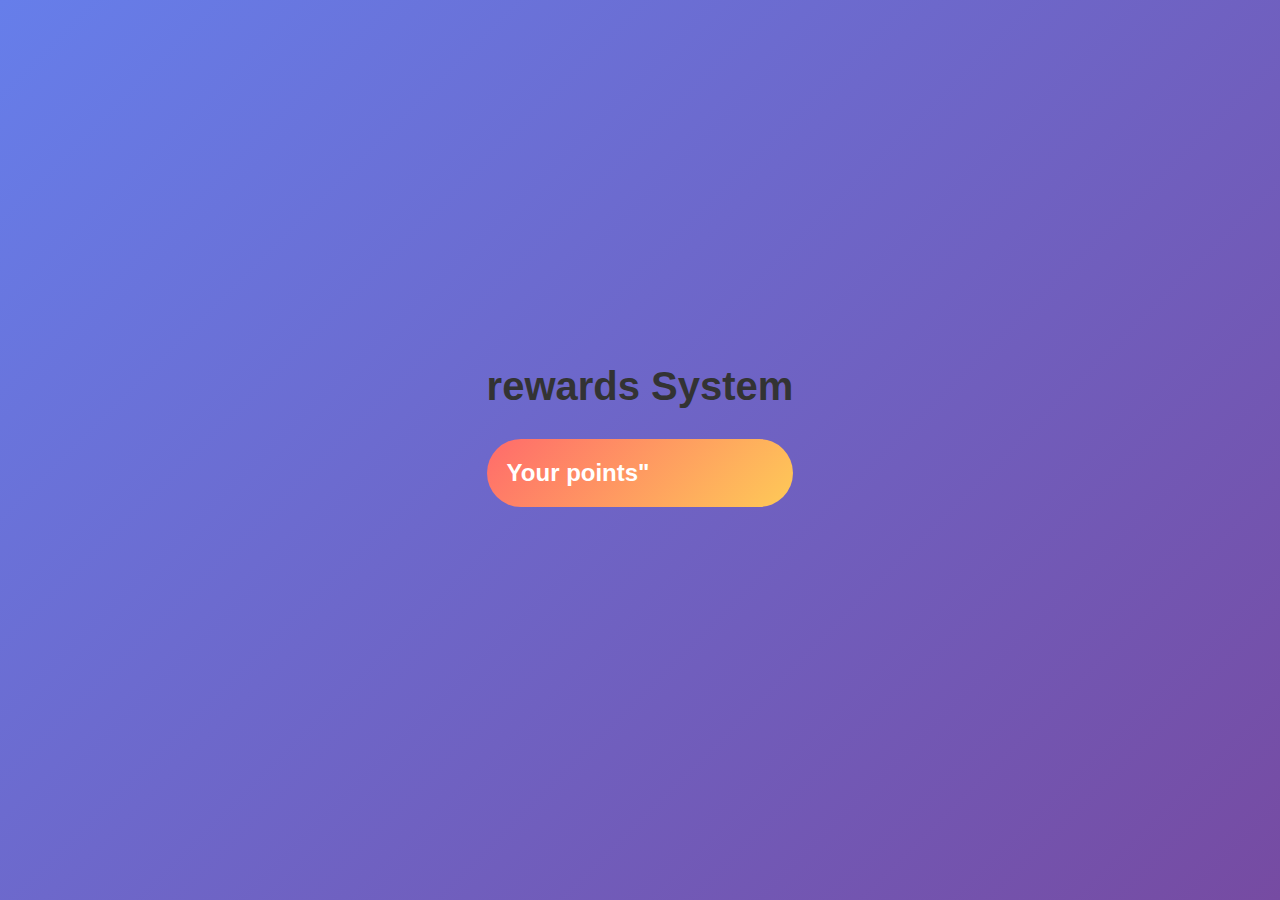
<file: rewards.html>
<!DOCTYPE html>
<html lang="en">
<head>
    <meta charset="UTF-8">
    <meta name="viewport" content="width=device-width, initial-scale=1.0">
    <title>Rewards System</title>
    <link rel="stylesheet" href="rewards.css">
</head>
<body>

    <div class ="container">
        <div class="rewards-header">
            <h1> rewards System</h1>
            <div class="points-display">
                <span class= "points-label">Your points"
    
</body>
</html>
</file>
<file: main.css>
/* corinne's code */

    
    .menu-nav {
    display: flex;
    justify-content: center;
    gap: 15px;
    margin-bottom: 30px;
}

.menu-nav button {
    background-color: #388e3c;
    color: #fff;
    border: none;
    padding: 10px 20px;
    font-size: 1rem;
    border-radius: 5px;
    cursor: pointer;
    transition: background-color 0.2s;
}

.menu-nav button:hover {
    background-color: #2e7030;
}

.site-header {
    padding: 0;
    width: 100%;
    background-color: #f1e8d9;
    display: flex;
    align-items: center;
    justify-content: space-between;
    padding: 12px 25px;
    box-sizing: border-box;
    border-bottom: 2px solid #d9cbb6;
    position: sticky;
    top: 0;
    z-index: 999;
}

.header-left img.site-logo {
    height: 100px;
    width: auto;
    object-fit: contain;
}

.header-center .site-title {
    margin: 0;
    font-size: 1.8rem;
    font-weight: 700;
    color: #5a4632;
    text-align: center;
    white-space: nowrap;
    padding-left: 100px;
}

.header-right {
    display: flex;
    justify-content: flex-end;
}


.header-icon {
    font-size: 1.6rem;
    text-decoration: none;
    color: #5a4632;
    transition: transform 0.2s ease, color 0.2s ease;
}

.header-icon:hover {
    transform: scale(1.15);
    color: #8b6f54;
}


@media (max-width: 600px) {
    .header-center .site-title {
        font-size: 1.3rem;
    }

    .header-icon {
        font-size: 1.4rem;
    }

    .header-left img.site-logo {
        height: 40px;
    }
}

.menu-nav {
    margin-top: 40px;  
}

.order-banner {
    width: 100%;
    background-color: #f1e8d9; 
    padding: 40px 0;
    display: flex;
    justify-content: center;
    box-sizing: border-box;
    margin-top: 20px;
}

.order-banner-content {
    background-color: #ffffff;
    padding: 35px 50px;
    border-radius: 18px;
    
    display: flex;
    align-items: center;
    justify-content: space-between; 
    flex-wrap: nowrap; 

    gap: 35px;
    box-shadow: 0 4px 12px rgba(0, 0, 0, 0.12);

    max-width: 900px; 
    width: 100%;      

    box-sizing: border-box;
}


.order-banner-content h1{
    white-space: nowrap;
}

.order-btn {
    background-color: #5a4632;
    color: white;
    border: none;
    padding: 18px 45px;
    font-size: 1.5rem;
    font-weight: 700;
    border-radius: 12px;
    cursor: pointer;
    transition: transform 0.2s ease, background-color 0.2s ease;
}

.order-btn:hover {
    transform: scale(1.05);
    background-color: #7a6148;
}

.order-separator {
    font-size: 1.4rem;
    font-weight: 700;
    color: #5a4632;
    user-select: none;
}

@media (max-width: 600px) {
    .order-banner-content {
        flex-direction: column;
        gap: 15px;
        padding: 25px 30px;
    }

    .order-btn {
    background-color: #5a4632;
    color: white;
    border: none;
    padding: 14px 32px;     
    font-size: 1.3rem;      
    font-weight: 700;
    border-radius: 10px;    
    cursor: pointer;
    transition: transform 0.2s ease, background-color 0.2s ease;
    white-space: nowrap;    
}


    .order-separator {
        font-size: 1.2rem;
    }
}

.weekly-deal {
    width: 100%;
    height: 350px;
    background-image: url("imgs/taco deals.png"); 
    background-size: cover;
    background-position: center;
    position: relative;
    border-radius: 12px;
    overflow: hidden;
    margin-top: 30px;
}

.deal-overlay {
    position: absolute;
    bottom: 20px;
    left: 20px;
    background-color: rgba(255, 255, 255, 0.88);
    padding: 20px 30px;
    border-radius: 14px;
    max-width: 330px;
    box-shadow: 0 4px 14px rgba(0,0,0,0.25);
}

.deal-overlay h2 {
    margin: 0;
    font-size: 1.4rem;
    text-transform: uppercase;
    color: #5a4632;
    font-weight: 800;
}

.deal-overlay p {
    margin: 5px 0 15px 0;
    font-size: 1.6rem;
    font-weight: 900;
    color: #5a4632;
}

.deal-btn {
    width: 100%;
    background-color: #5a4632;
    color: white;
    padding: 12px 0;
    border: none;
    border-radius: 10px;
    font-size: 1.1rem;
    font-weight: 700;
    cursor: pointer;
    transition: transform 0.2s ease, background-color 0.2s ease;
}

.deal-btn:hover {
    transform: scale(1.03);
    background-color: #7a6148;
}

.weekly-deal {
    width: 100%;
    height: 350px;
    background-image: url("imgs/taco\ deals.png"); 
    background-size: cover;
    background-position: center;
    position: relative;
    border-radius: 12px;
    overflow: hidden;
    margin-top: 30px;
}

.site-header {
    width: 100%;
    background-color: #f1e8d9;
    display: flex;
    align-items: center;
    justify-content: space-between;
    padding: 12px 25px;
    border-bottom: 2px solid #d9cbb6;
    position: sticky;
    top: 0;
    z-index: 999;
}


.header-left {
    width: 33%;
    display: flex;
    gap: 18px;
}


.header-center {
    width: 33%;
    display: flex;
    justify-content: center;
}

.header-right {
    width: 33%;
}

.site-logo {
    height: 100px;
    width: auto;
    object-fit: contain;
}

.header-icon {
    font-size: 1.6rem;
    text-decoration: none;
    color: #5a4632;
    transition: transform 0.2s ease, color 0.2s ease;
}

.header-icon:hover {
    transform: scale(1.15);
    color: #8b6f54;
}

.delivery-overlay {
    position: fixed;
    top: 0;
    left: 0;
    width: 100%;
    height: 100%;
    background: rgba(0,0,0,0.55);
    display: none;
    overflow-y: auto;
justify-content: center;
    z-index: 10000;
    animation: fadeIn 0.3s ease;
    padding: 40px 0;
}

.delivery-modal {
    background: #fff;
    padding: 35px 40px;
    width: 100%;
    height: 115%;
    max-width: 550px;
    border-radius: 14px;
    box-shadow: 0 4px 18px rgba(0,0,0,0.25);
    position: relative;
    animation: slideUp 0.3s ease;
}

@keyframes fadeIn {
    from { opacity: 0; }
    to { opacity: 1; }
}
@keyframes slideUp {
    from { transform: translateY(40px); opacity: 0; }
    to { transform: translateY(0); opacity: 1; }
}

.close-delivery {
    position: absolute;
    top: 12px;
    right: 12px;
    background: none;
    border: none;
    font-size: 2rem;
    cursor: pointer;
    color: #5a4632;
}

.delivery-form {
    display: flex;
    flex-direction: column;
    gap: 15px;
    margin-top: 20px;
}

.delivery-form input,
.delivery-form textarea {
    padding: 12px;
    border: 2px solid #d9cbb6;
    border-radius: 8px;
    font-size: 1rem;
}

.delivery-submit {
    margin-top: 15px;
    padding: 14px 0;
    background-color: #5a4632;
    color: white;
    border: none;
    border-radius: 10px;
    font-weight: 700;
    font-size: 1.1rem;
    cursor: pointer;
    transition: 0.2s ease;
}

.delivery-submit:hover {
    background-color: #7a6148;
    transform: scale(1.03);
}

.pickup-btn {
    white-space: nowrap;
}

.cart-overlay {
    position: fixed;
    top: 0;
    left: 0;
    width: 100%;
    height: 100%;
    background: rgba(0,0,0,0.55);
    display: none;
    justify-content: center;
    overflow-y: auto;
    z-index: 10000;
    padding: 40px 0;
}

.cart-modal {
    background: #fff;
    padding: 35px 40px;
    width: 100%;
    max-width: 550px;
    border-radius: 14px;
    box-shadow: 0 4px 18px rgba(0,0,0,0.25);
    position: relative;
}

.close-cart {
    position: absolute;
    top: 12px;
    right: 12px;
    background: none;
    border: none;
    font-size: 2rem;
    cursor: pointer;
    color: #5a4632;
}

.cart-items {
    margin-top: 20px;
}

.cart-summary {
    margin-top: 25px;
}

.summary-line {
    display: flex;
    justify-content: space-between;
    margin-bottom: 8px;
}

.total {
    font-weight: 800;
    font-size: 1.2rem;
}

.checkout-btn {
    margin-top: 20px;
    width: 100%;
    padding: 14px 0;
    background-color: #5a4632;
    color: white;
    border: none;
    border-radius: 10px;
    font-size: 1.1rem;
    font-weight: 700;
    cursor: pointer;
    transition: 0.2s ease;
}

.checkout-btn:hover {
    background-color: #7a6148;
    transform: scale(1.03);
}

/* corinne's code */
</file>
<file: base.css>
/* someones code */
* {
    margin: 0;
    padding: 0;
    box-sizing: border-box;
}

body {
    font-family: 'Arial', sans-serif;
    line-height: 1.6;
    color: #333;
    background-color: white;
    min-height: 100vh;
}

.navbar {
    display: flex;
    justify-content: space-between;
    padding: 10px 20px;
    background: #28a745;
}

.nav-left h2 {
    color: white;
    font-size: 24px;
    margin: 0;
}

.nav-right {
    display: flex;
    gap: 15px;
}

.nav-right a {
    text-decoration: none;
    color: white;
    background-color: #28a745;
    padding: 10px 16px;
    border-radius: 5px;
    font-weight: bold;
    margin-left: 10px;
    border: 2px solid white;
}

.nav-right a:hover {
    background-color: #218838;
}

.login-btn, .home-btn {
    background: #fff;
    color: #28a745;
    padding: 10px 20px;
    text-decoration: none;
    border-radius: 25px;
    font-weight: bold;
    transition: all 0.3s ease;
    border: 2px solid transparent;
}

.login-btn:hover, .home-btn:hover {
    background: transparent;
    color: white;
    border-color: white;
}

.login-container {
    text-align: center;
    max-width: 800px;
    margin: 50px auto;
    padding: 20px;
    background: rgba(255, 255, 255, 0.95);
    border-radius: 15px;
    box-shadow: 0 15px 35px rgba(0, 0, 0, 0.1);
    backdrop-filter: blur(10px);
}

.login-container h1 {
    color: #28a745;
    margin-bottom: 30px;
    font-size: 2.5em;
    text-shadow: 2px 2px 4px rgba(0,0,0,0.1);
}

.welcome-form {
    max-width: 500px;
    margin: 0 auto;
    background: #f8f9fa;
    padding: 30px;
    border-radius: 10px;
    border: 2px solid #28a745;
}

.welcome-form h2 {
    color: #28a745;
    margin-bottom: 20px;
}

.form-group {
    margin-bottom: 20px;
    text-align: left;
}

.form-group label {
    display: block;
    margin-bottom: 8px;
    font-weight: bold;
    color: #333;
}

.form-group input {
    width: 100%;
    padding: 12px;
    border: 2px solid #ddd;
    border-radius: 5px;
    font-size: 16px;
    transition: border-color 0.3s;
}

.form-group input:focus {
    outline: none;
    border-color: #28a745;
}

.btn-primary {
    background: #28a745;
    color: white;
    padding: 12px 30px;
    border: none;
    border-radius: 25px;
    font-size: 16px;
    font-weight: bold;
    cursor: pointer;
    transition: background 0.3s ease;
    text-decoration: none;
    display: inline-block;
}

.btn-primary:hover {
    background: #218838;
    transform: translateY(-2px);
}

.text-center {
    text-align: center;
}

.mb-20 {
    margin-bottom: 20px;
}

.mt-30 {
    margin-top: 30px;
}

.checkout-button {
    position: fixed;
    bottom: 20px;
    right: 20px;
    background: #28a745;
    color: white;
    padding: 15px 25px;
    border: none;
    border-radius: 50px;
    font-size: 16px;
    font-weight: bold;
    cursor: pointer;
    box-shadow: 0 4px 12px rgba(40, 167, 69, 0.3);
    z-index: 1000;
    transition: all 0.3s ease;
    text-decoration: none;
    display: flex;
    align-items: center;
    gap: 8px;
}

.checkout-button:hover {
    background: #218838;
    transform: translateY(-2px);
    box-shadow: 0 6px 20px rgba(40, 167, 69, 0.4);
}

.checkout-button:active {
    transform: translateY(0);
}
/* this was someones code ^ */
</file>
<file: cart.css>
/* chris code */ 
.cart-content {
    display: flex;
    gap: 30px;
    margin-top: 30px;
    max-width: 1000px;
    margin-left: auto;
    margin-right: auto;
}

.cart-items {
    flex: 2;
    background: #f8f9fa;
    border: 2px solid #28a745;
    border-radius: 10px;
    padding: 25px;
}

.cart-item {
    display: flex;
    align-items: center;
    gap: 15px;
    background: white;
    padding: 15px;
    margin-bottom: 15px;
    border-radius: 8px;
    border: 1px solid #ddd;
}

.cart-item-image {
    width: 80px;
    height: 80px;
    object-fit: cover;
    border-radius: 5px;
}

.cart-item-details {
    flex: 1;
}

.cart-item-details h4 {
    margin: 0 0 5px 0;
    color: #333;
}

.cart-item-details p {
    margin: 0;
    color: #666;
    font-size: 14px;
}

.remove-item-btn {
    background: #dc3545;
    color: white;
    border: none;
    padding: 8px 15px;
    border-radius: 5px;
    cursor: pointer;
    font-size: 14px;
}

.remove-item-btn:hover {
    background: #c82333;
}

.cart-summary {
    flex: 1;
    background: #f8f9fa;
    border: 2px solid #28a745;
    border-radius: 10px;
    padding: 25px;
    height: fit-content;
}

.summary-line {
    display: flex;
    justify-content: space-between;
    margin-bottom: 10px;
    padding: 5px 0;
}

.summary-line.total {
    border-top: 2px solid #28a745;
    padding-top: 15px;
    margin-top: 15px;
    font-weight: bold;
    font-size: 1.2em;
}

.payment-btn {
    width: 100%;
    padding: 15px;
    background: #28a745;
    color: white;
    border: none;
    border-radius: 5px;
    font-size: 18px;
    font-weight: bold;
    cursor: pointer;
    margin-top: 20px;
}

.payment-btn:hover {
    background: #218838;
}

#tip-amount {
    width: 80px;
    padding: 5px;
    border: 1px solid #ddd;
    border-radius: 3px;
    font-size: 14px;
    text-align: right;
}

#tip-amount:focus {
    outline: none;
    border-color: #28a745;
}

.modal {
    display: none;
    position: fixed;
    z-index: 1000;
    left: 0;
    top: 0;
    width: 100%;
    height: 100%;
    background-color: rgba(0,0,0,0.5);
}

.modal-content {
    background-color: white;
    margin: 5% auto;
    padding: 0;
    border-radius: 10px;
    width: 90%;
    max-width: 500px;
    box-shadow: 0 8px 32px rgba(0,0,0,0.3);
}

.modal-header {
    display: flex;
    justify-content: space-between;
    align-items: center;
    padding: 20px 25px;
    border-bottom: 2px solid #f0f0f0;
}

.modal-header h2 {
    margin: 0;
    color: #28a745;
}

.close {
    font-size: 28px;
    font-weight: bold;
    cursor: pointer;
    color: #999;
}

.close:hover {
    color: #28a745;
}

.payment-options {
    padding: 20px;
}

.payment-option {
    display: flex;
    align-items: center;
    padding: 15px;
    margin-bottom: 10px;
    border: 2px solid #f0f0f0;
    border-radius: 8px;
    cursor: pointer;
    transition: all 0.3s;
}

.payment-option:hover {
    border-color: #28a745;
    background-color: #f8fff8;
}

.payment-icon {
    font-size: 24px;
    margin-right: 15px;
    width: 40px;
    text-align: center;
}

.payment-info h4 {
    margin: 0 0 5px 0;
    color: #333;
}

.payment-info p {
    margin: 0;
    color: #666;
    font-size: 14px;
}

.card-form {
    max-width: 100%;
}

.card-form h3 {
    margin: 0 0 20px 0;
    color: #28a745;
    text-align: center;
}

.form-group {
    margin-bottom: 15px;
}

.form-group label {
    display: block;
    margin-bottom: 5px;
    font-weight: bold;
    color: #333;
    font-size: 14px;
}

.form-group input {
    width: 100%;
    padding: 12px;
    border: 2px solid #ddd;
    border-radius: 5px;
    font-size: 16px;
    box-sizing: border-box;
    transition: border-color 0.3s;
}

.form-group input:focus {
    outline: none;
    border-color: #28a745;
}

.form-row {
    display: flex;
    gap: 15px;
}

.form-group.half {
    flex: 1;
}

.form-buttons {
    display: flex;
    gap: 15px;
    margin-top: 25px;
}

.back-btn {
    flex: 1;
    padding: 12px;
    background: #6c757d;
    color: white;
    border: none;
    border-radius: 5px;
    font-size: 16px;
    cursor: pointer;
}

.back-btn:hover {
    background: #5a6268;
}

.confirm-btn {
    flex: 2;
    padding: 12px;
    background: #28a745;
    color: white;
    border: none;
    border-radius: 5px;
    font-size: 16px;
    font-weight: bold;
    cursor: pointer;
}

.confirm-btn:hover {
    background: #218838;
}

.receipt-content {
    background-color: white;
    margin: 2% auto;
    padding: 0;
    border-radius: 10px;
    width: 90%;
    max-width: 600px;
    box-shadow: 0 8px 32px rgba(0,0,0,0.3);
    max-height: 90vh;
    overflow-y: auto;
}

.receipt-header {
    display: flex;
    justify-content: space-between;
    align-items: center;
    padding: 20px 25px;
    border-bottom: 2px solid #28a745;
    background-color: #f8fff8;
}

.receipt-title h1 {
    margin: 0 0 5px 0;
    color: #28a745;
    font-size: 28px;
    font-weight: bold;
    letter-spacing: 1px;
    text-shadow: 1px 1px 2px rgba(0,0,0,0.1);
}

.receipt-title h2 {
    margin: 0;
    color: #666;
    font-size: 18px;
    font-weight: normal;
}

.receipt-body {
    padding: 25px;
}

.restaurant-info {
    text-align: center;
    margin-bottom: 25px;
    padding-bottom: 15px;
    border-bottom: 1px dashed #ddd;
}

.restaurant-info h3 {
    margin: 0 0 5px 0;
    color: #28a745;
    font-size: 24px;
}

.restaurant-info p {
    margin: 0;
    color: #666;
    font-style: italic;
}

.receipt-section {
    margin-bottom: 20px;
    padding-bottom: 15px;
    border-bottom: 1px dashed #eee;
}

.receipt-section h4 {
    margin: 0 0 10px 0;
    color: #28a745;
    font-size: 16px;
}

.receipt-section p {
    margin: 5px 0;
    color: #333;
}

.receipt-items {
    margin: 10px 0;
}

.receipt-item {
    display: flex;
    justify-content: space-between;
    padding: 8px 0;
    border-bottom: 1px dotted #ddd;
}

.receipt-totals {
    margin-top: 15px;
}

.total-line {
    display: flex;
    justify-content: space-between;
    padding: 5px 0;
    margin: 8px 0;
}

.total-line.final-total {
    border-top: 2px solid #28a745;
    padding-top: 10px;
    margin-top: 15px;
    font-size: 18px;
    color: #28a745;
}

.completion-time {
    background-color: #f8fff8;
    padding: 15px;
    border-radius: 8px;
    border-left: 4px solid #28a745;
}

.completion-time p {
    margin: 5px 0;
}

.receipt-footer {
    text-align: center;
    padding-top: 20px;
    border-top: 2px solid #28a745;
    margin-top: 20px;
}

.receipt-footer p {
    margin: 5px 0;
    color: #666;
}

.print-btn {
    background: #28a745;
    color: white;
    border: none;
    padding: 12px 20px;
    border-radius: 5px;
    cursor: pointer;
    font-size: 16px;
    margin-top: 15px;
}

.print-btn:hover {
    background: #218838;
}

/* chris code ^ */
</file>
<file: manager.css>
/* someones code */
.manager-functions {
    text-align: center;
    margin-top: 30px;
    background: #f8f9fa;
    border: 2px solid #28a745;
    border-radius: 10px;
    padding: 25px;
    max-width: 500px;
    margin: 30px auto;
}

.manager-functions h3 {
    color: #28a745;
    margin-bottom: 20px;
    font-size: 1.3em;
}

.manager-functions ul {
    text-align: left;
    display: inline-block;
    list-style-type: disc;
    margin: 0;
    padding-left: 20px;
}

.manager-functions li {
    margin: 10px 0;
    color: #333;
    font-size: 1.1em;
}

.menu-management {
    max-width: 800px;
    margin: 20px auto;
    padding: 25px;
    background: #f8f9fa;
    border: 2px solid #28a745;
    border-radius: 10px;
}

.add-item-form {
    background: white;
    padding: 20px;
    border-radius: 8px;
    margin-bottom: 20px;
    box-shadow: 0 2px 5px rgba(0,0,0,0.1);
}

.menu-items-list {
    background: white;
    border-radius: 8px;
    overflow: hidden;
}

.menu-item {
    display: flex;
    justify-content: space-between;
    align-items: center;
    padding: 15px;
    border-bottom: 1px solid #eee;
}

.menu-item:last-child {
    border-bottom: none;
}

.item-info h4 {
    margin: 0 0 5px 0;
    color: #28a745;
}

.item-info p {
    margin: 0;
    color: #666;
    font-size: 0.9em;
}

.item-price {
    font-weight: bold;
    color: #28a745;
    font-size: 1.1em;
}

.delete-btn {
    background: #dc3545;
    color: white;
    border: none;
    padding: 8px 12px;
    border-radius: 4px;
    cursor: pointer;
    font-size: 0.9em;
}

.delete-btn:hover {
    background: #c82333;
}
/* someones code ^ */
</file>
<file: menu.css>
/* corinnes code */ 
body {
    font-family: -apple-system, BlinkMacSystemFont, "Segoe UI", Roboto, Helvetica, Arial, sans-serif;
    background-color: #f9f9f9;
    margin: 0;
    padding: 20px;
}

.menu-section-title {
    font-size: 2.5rem;
    color: #333;
    text-align: center;
    margin-top: 40px;
    margin-bottom: 30px;
    border-bottom: 3px solid #f0f0f0;
    padding-bottom: 10px;
}

.menu-section {
    display: grid;
    grid-template-columns: repeat(auto-fit, minmax(240px, 1fr));
        gap: 25px;
}


.menu-item {
    background-color: #ffffff;
    border-radius: 8px;
    border: 1px solid #eee;
    box-shadow: 0 4px 10px rgba(0, 0, 0, 0.05);
        overflow: hidden; 
    text-align: center;
    transition: transform 0.2s ease, box-shadow 0.2s ease;
}

.menu-item:hover {
    transform: translateY(-5px);
    box-shadow: 0 8px 15px rgba(0, 0, 0, 0.1);
}


.menu-item img {
    width: 100%; 
    height: 180px; 
    object-fit: cover; 
}

.menu-item h3 {
    font-size: 1.3rem;
    color: #444;
    margin: 15px 10px 10px 10px;
}

.menu-item p {
    font-size: 0.9rem;
    color: #777;
    line-height: 1.5;
        padding: 0 20px 20px 20px;
        margin: 0;
}

.menu-item p {
    font-size: 0.95rem;
    color: #666;
    line-height: 1.5;
    padding: 0 20px 20px 20px; 
}

.quantity-controls {
    display: flex;
    justify-content: center; 
    align-items: center;     
    margin-bottom: 20px;     
    user-select: none;       
}

.quantity-btn {
    background-color: #f1f1f1;
    border: 1px solid #ddd;
    border-radius: 50%;      
    width: 32px;
    height: 32px;
    font-size: 1.5rem;       
    font-weight: bold;
    color: #555;
    cursor: pointer;
    transition: background-color 0.2s, transform 0.1s;
    display: flex;
    justify-content: center;
    align-items: center;
    line-height: 1;
    padding-bottom: 2px; 
}

.quantity-btn:hover {
    background-color: #e7e7e7;
}

.quantity-btn:active {
    transform: scale(0.95);
}

.minus-btn {
    color: #d32f2f; 
}

.plus-btn {
    color: #388e3c; 
}

.quantity {
    font-size: 1.3rem;
    font-weight: bold;
    color: #333;
    padding: 0 18px; 
    min-width: 25px; 
    text-align: center;
}


.quantity {
    font-size: 1.2rem;
    font-weight: bold;
    color: #333;
    
    width: 60px;
    
    text-align: center; 
    
    border: 1px solid #ddd;
    border-radius: 5px;
    
    margin: 0 8px; 

    -moz-appearance: textfield;
    appearance: textfield;
}

.quantity::-webkit-outer-spin-button,
.quantity::-webkit-inner-spin-button {
    -webkit-appearance: none;
    margin: 0;
}


.quantity-btn {
    display: flex;
    justify-content: center;
    align-items: center;
    line-height: 1; 
    }

    .menu-nav {
    display: flex;
    justify-content: center;
    gap: 15px;
    margin-bottom: 30px;
}

.menu-nav button {
    background-color: #388e3c;
    color: #fff;
    border: none;
    padding: 10px 20px;
    font-size: 1rem;
    border-radius: 5px;
    cursor: pointer;
    transition: background-color 0.2s;
}

.menu-nav button:hover {
    background-color: #2e7030;
}

.site-header {
    width: 100%;
    background-color: #f1e8d9;
    display: flex;
    align-items: center;
    justify-content: space-between;
    padding: 12px 25px;
    box-sizing: border-box;
    border-bottom: 2px solid #d9cbb6;
    position: sticky;
    top: 0;
    z-index: 999;
}

.header-left img.site-logo {
    height: 100px;
    width: auto;
    object-fit: contain;
}

.header-center .site-title {
    margin: 0;
    font-size: 1.8rem;
    font-weight: 700;
    color: #5a4632;
    text-align: center;
    white-space: nowrap;
    padding-left: 100px;
}

.header-right {
    display: flex;
    gap: 18px;
}

.header-icon {
    font-size: 1.6rem;
    text-decoration: none;
    color: #5a4632;
    transition: transform 0.2s ease, color 0.2s ease;
}

.header-icon:hover {
    transform: scale(1.15);
    color: #8b6f54;
}


@media (max-width: 600px) {
    .header-center .site-title {
        font-size: 1.3rem;
    }

    .header-icon {
        font-size: 1.4rem;
    }

    .header-left img.site-logo {
        height: 40px;
    }
}

.menu-nav {
    margin-top: 90px;  
}


/* corinne's code ^ */
</file>
<file: rewards.css>
* {
    margin: 0;
    padding: 0;
    box-sizing: border-box;

}

body{ 
    font-family: arial, sans-serif;
    background: linear-gradient(135deg, #667eea 0%, #764ba2 100%);
    min-height: 100vh;
    padding: 20px;
    display: flex;
    justify-content: center;
    align-items: center;
    

}

.rewards-card {
    background: white;
    border-radius: 15px;
    padding: 40px;
    box-shadow: 0 10px 30px rgba(0,0,0,0.2);
    text-align: center;
    max-width: 400px;
    width: 100%;
}

h1{
    color: #333;
    margin-bottom: 30px;
    font-size: 2.5rem;
}

.points-display {
    background: linear-gradient(135deg, #ff6b6b, #feca57);
    color: white;
    border-radius: 50px;
    padding: 20px;
    margin-bottom: 30px;
    font-size: 1.5em;
    font-weight: bold;
    
}
</file>
